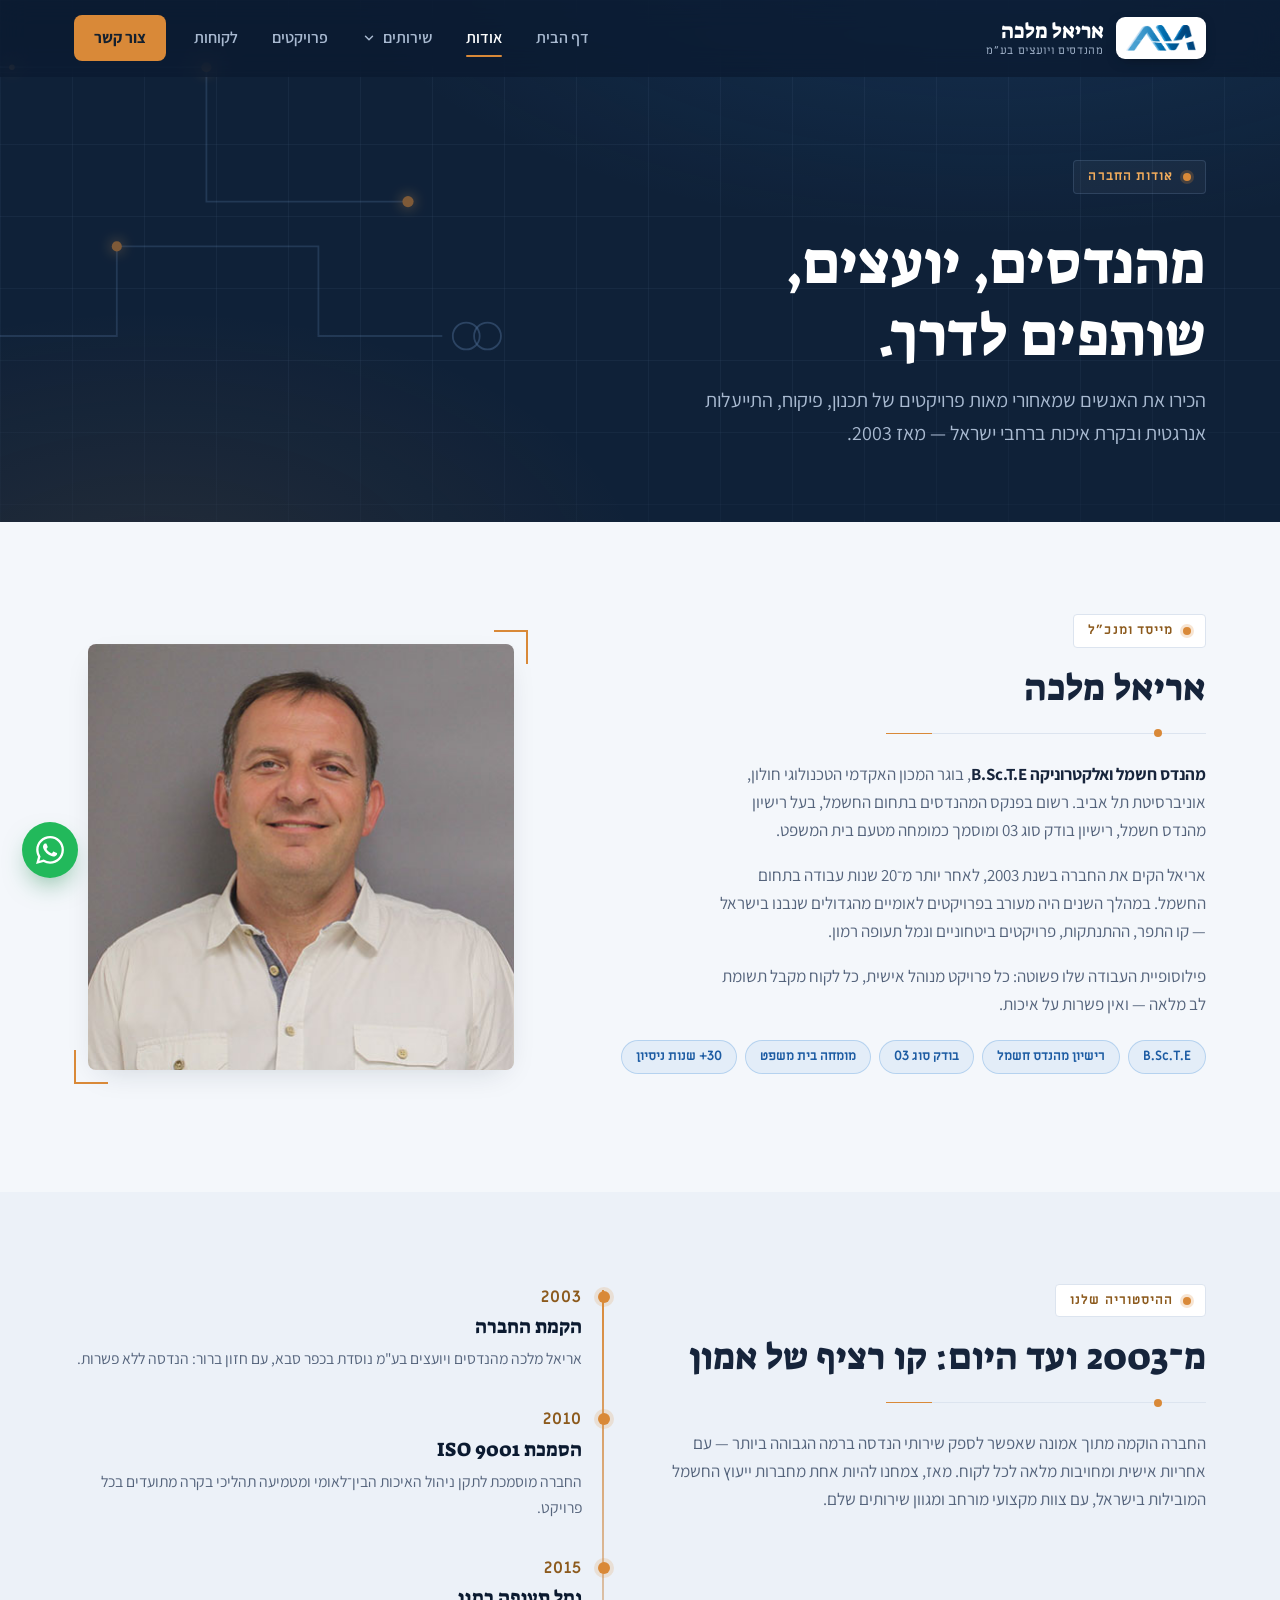
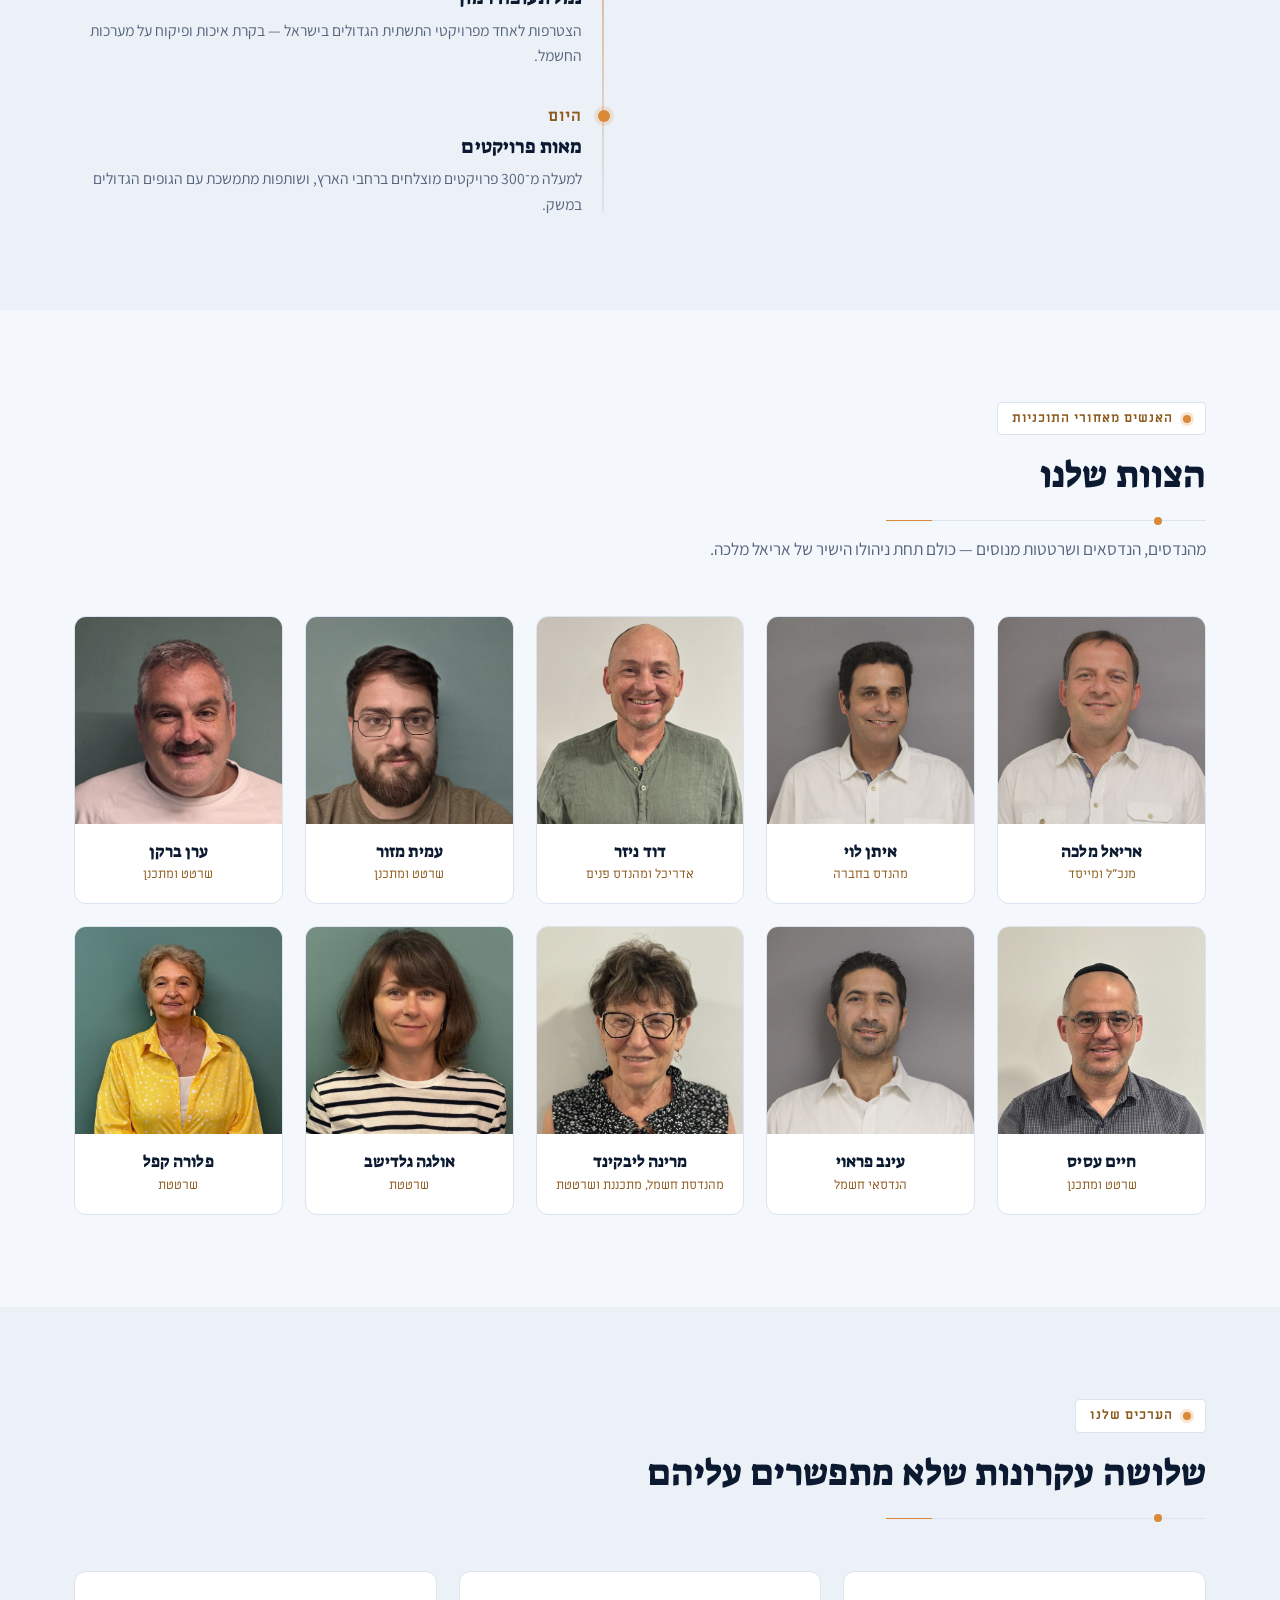
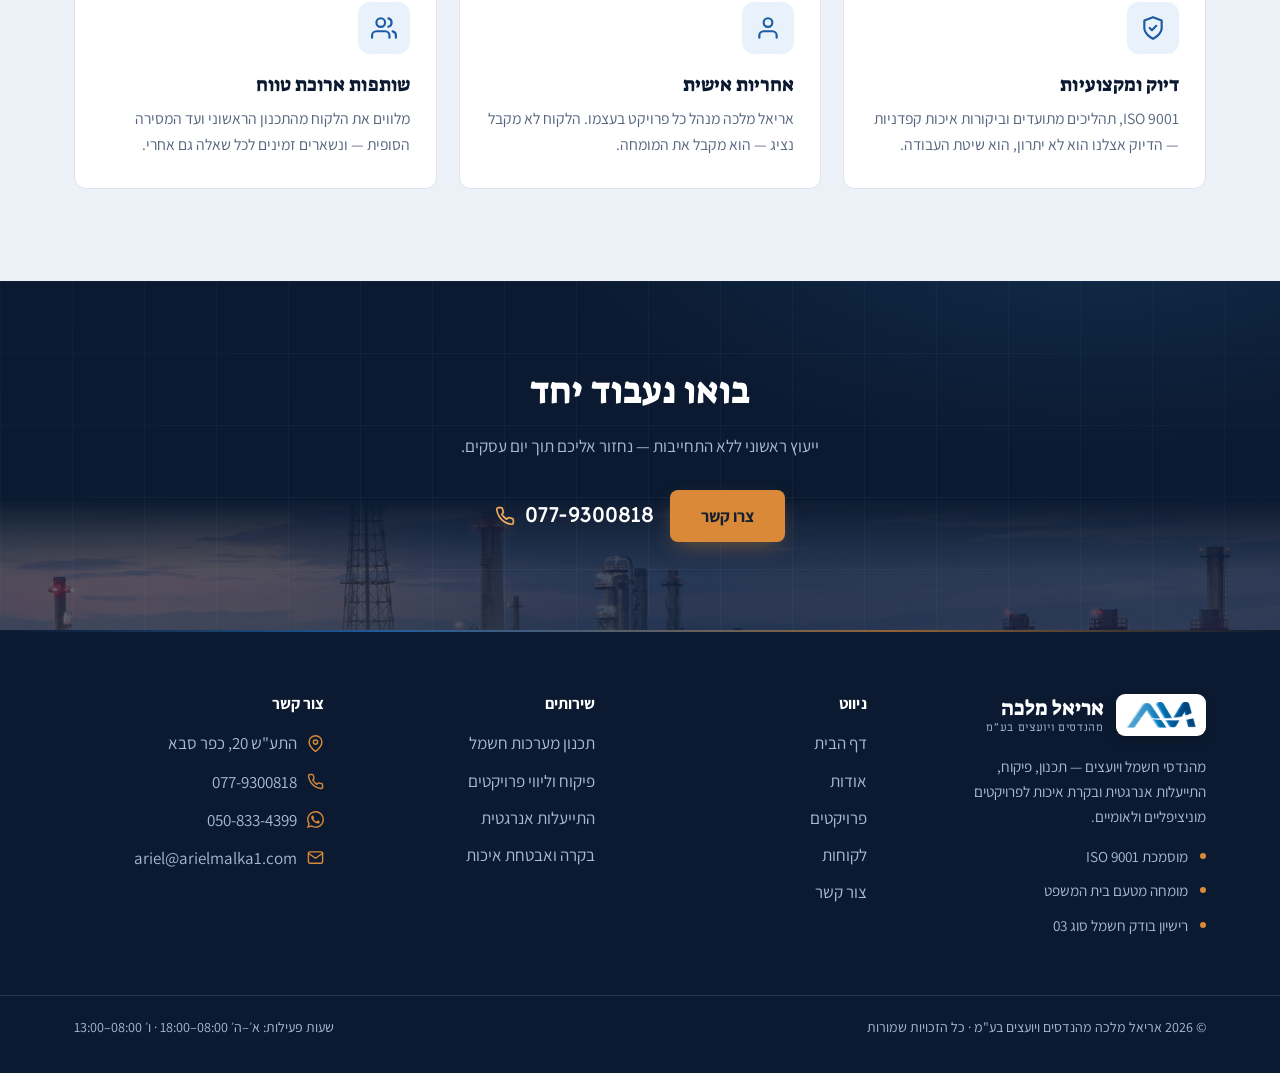
<file: about.html>
<!DOCTYPE html>
<html lang="he" dir="rtl">
  <head>
    <meta charset="UTF-8">
    <meta name="viewport" content="width=device-width, initial-scale=1">
    <title>אודות — אריאל מלכה מהנדסים ויועצים בע"מ</title>
    <meta name="description"
      content="הכירו את אריאל מלכה מהנדסים ויועצים בע&quot;מ — מייסד החברה, הצוות ההנדסי והערכים שמובילים מאות פרויקטים מאז 2003. ISO 9001, מומחה מטעם בית המשפט.">
    <link rel="icon" href="assets/logo.png">
    <meta property="og:type" content="website">
    <meta property="og:title"
      content="אודות — אריאל מלכה מהנדסים ויועצים בע&quot;מ">
    <meta property="og:description"
      content="מהנדסים, יועצים, שותפים לדרך — הצוות והערכים שמאחורי מאות פרויקטים מאז 2003.">
    <meta property="og:image"
      content="https://arielmalka1.com/assets/team-ariel.jpg">
    <meta property="og:url" content="https://arielmalka1.com/about.html">
    <meta property="og:site_name"
      content="אריאל מלכה מהנדסים ויועצים בע&quot;מ">
    <meta property="og:locale" content="he_IL">
    <meta name="twitter:card" content="summary_large_image">
    <link rel="canonical" href="https://arielmalka1.com/about.html">
    <link rel="preconnect" href="https://fonts.googleapis.com">
    <link rel="preconnect" href="https://fonts.gstatic.com" crossorigin>
    <link
      href="https://fonts.googleapis.com/css2?family=Assistant:wght@400;600;700&family=Miriam+Libre:wght@400;700&family=Suez+One&display=swap"
      rel="stylesheet">
    <link rel="stylesheet" href="css/style.css">
    <noscript><style>.reveal{opacity:1 !important;transform:none !important}.reveal .wire{transform:scaleX(1) !important}.reveal .wire::before{opacity:1 !important}.stats-bus::before{transform:scaleX(1) !important}</style></noscript>
  </head>
  <body data-page="about">

    <a class="skip-link" href="#main">דילוג לתוכן הראשי</a>

    <!-- ===== HEADER ===== -->
    <header class="site-header" id="site-header">
      <div class="scroll-conductor" aria-hidden="true"></div>
      <div class="container nav-inner">
        <a class="logo" href="index.html"
          aria-label="אריאל מלכה מהנדסים ויועצים בע״מ — דף הבית">
          <span class="logo-mark"><img src="assets/logo-mark.png" alt
              width="173" height="64"></span>
          <span class="logo-text">
            <strong>אריאל מלכה</strong>
            <small>מהנדסים ויועצים בע״מ</small>
          </span>
        </a>
        <button class="nav-toggle" id="nav-toggle" aria-label="פתיחת תפריט"
          aria-expanded="false" aria-controls="main-nav">
          <span></span><span></span><span></span>
        </button>
        <nav class="main-nav" id="main-nav" aria-label="ניווט ראשי">
          <ul>
            <li><a href="index.html">דף הבית</a></li>
            <li><a href="about.html" class="active"
                aria-current="page">אודות</a></li>
            <li class="has-dropdown" data-open="false">
              <button type="button" aria-expanded="false" aria-haspopup="true">
                שירותים
                <svg class="caret" xmlns="http://www.w3.org/2000/svg" width="14"
                  height="14" viewBox="0 0 24 24" fill="none"
                  stroke="currentColor" stroke-width="2.5"
                  stroke-linecap="round" stroke-linejoin="round"
                  aria-hidden="true"><polyline points="6 9 12 15 18 9" /></svg>
              </button>
              <ul class="dropdown">
                <li><a href="planning.html">תכנון מערכות חשמל</a></li>
                <li><a href="supervision.html">פיקוח וליווי פרויקטים</a></li>
                <li><a href="energy.html">התייעלות אנרגטית</a></li>
                <li><a href="quality.html">בקרה ואבטחת איכות</a></li>
              </ul>
            </li>
            <li><a href="projects.html">פרויקטים</a></li>
            <li><a href="clients.html">לקוחות</a></li>
            <li><a href="contact.html" class="nav-cta">צור קשר</a></li>
          </ul>
        </nav>
      </div>
    </header>

    <main id="main">

      <!-- ===== PAGE HERO ===== -->
      <section class="hero hero-page" aria-label="אודות">
        <div class="hero-deco" aria-hidden="true">
          <svg viewBox="0 0 500 400" preserveAspectRatio="xMidYMid meet"
            xmlns="http://www.w3.org/2000/svg">
            <path class="trace t1" pathLength="1" d="M20 60 H220 V180 H400" />
            <path class="trace t2" pathLength="1"
              d="M0 300 H140 V220 H320 V300 H430" />
            <g class="sym s1"><circle cx="452" cy="300" r="12" /><circle
                cx="471" cy="300" r="12" /></g>
            <circle class="node n1" cx="220" cy="60" r="4.5" />
            <circle class="node n2" cx="140" cy="220" r="4.5" />
            <circle class="node n3 pulse" cx="400" cy="180" r="5" />
            <circle class="spark" r="2.5"><animatemotion dur="6s" begin="1.6s"
                repeatCount="indefinite"
                path="M20 60 H220 V180 H400" /></circle>
          </svg>
        </div>
        <div class="container">
          <div class="hero-content">
            <span class="eyebrow dark">אודות החברה</span>
            <h1>מהנדסים, יועצים,<br>שותפים לדרך.</h1>
            <p class="subtitle">
              הכירו את האנשים שמאחורי מאות פרויקטים של תכנון, פיקוח,
              התייעלות אנרגטית ובקרת איכות ברחבי ישראל — מאז 2003.
            </p>
          </div>
        </div>
      </section>

      <!-- ===== FOUNDER ===== -->
      <section class="section" aria-labelledby="founder-heading">
        <div class="container">
          <div class="about-split">
            <div class="about-split-text reveal">
              <span class="eyebrow">מייסד ומנכ"ל</span>
              <h2 id="founder-heading">אריאל מלכה</h2>
              <div class="wire"></div>
              <p style="margin-top:26px">
                <strong>מהנדס חשמל ואלקטרוניקה B.Sc.T.E</strong>, בוגר המכון
                האקדמי הטכנולוגי חולון,
                אוניברסיטת תל אביב. רשום בפנקס המהנדסים בתחום החשמל, בעל רישיון
                מהנדס חשמל,
                רישיון בודק סוג 03 ומוסמך כמומחה מטעם בית המשפט.
              </p>
              <p>
                אריאל הקים את החברה בשנת 2003, לאחר יותר מ־20 שנות עבודה בתחום
                החשמל.
                במהלך השנים היה מעורב בפרויקטים לאומיים מהגדולים שנבנו בישראל —
                קו התפר, ההתנתקות, פרויקטים ביטחוניים ונמל תעופה רמון.
              </p>
              <p>
                פילוסופיית העבודה שלו פשוטה: כל פרויקט מנוהל אישית, כל לקוח מקבל
                תשומת לב מלאה — ואין פשרות על איכות.
              </p>
              <div class="chips">
                <span class="chip">B.Sc.T.E</span>
                <span class="chip">רישיון מהנדס חשמל</span>
                <span class="chip">בודק סוג 03</span>
                <span class="chip">מומחה בית משפט</span>
                <span class="chip">30+ שנות ניסיון</span>
              </div>
            </div>
            <div class="about-split-img reveal">
              <div class="photo-frame">
                <img src="assets/team-ariel.jpg"
                  alt="אריאל מלכה — מייסד ומנכ&quot;ל" width="425" height="425"
                  loading="lazy">
              </div>
            </div>
          </div>
        </div>
      </section>

      <!-- ===== HISTORY / TIMELINE ===== -->
      <section class="section alt" aria-labelledby="history-heading">
        <div class="container">
          <div class="split" style="align-items:start">
            <div class="split-text reveal">
              <span class="eyebrow">ההיסטוריה שלנו</span>
              <h2 id="history-heading">מ־2003 ועד היום: קו רציף של אמון</h2>
              <div class="wire"></div>
              <p style="margin-top:26px">
                החברה הוקמה מתוך אמונה שאפשר לספק שירותי הנדסה ברמה הגבוהה ביותר
                —
                עם אחריות אישית ומחויבות מלאה לכל לקוח. מאז, צמחנו להיות אחת
                מחברות
                ייעוץ החשמל המובילות בישראל, עם צוות מקצועי מורחב ומגוון שירותים
                שלם.
              </p>
            </div>
            <div class="reveal">
              <div class="timeline">
                <div class="timeline-item">
                  <div class="timeline-year">2003</div>
                  <h3>הקמת החברה</h3>
                  <p>אריאל מלכה מהנדסים ויועצים בע"מ נוסדת בכפר סבא, עם חזון
                    ברור: הנדסה ללא פשרות.</p>
                </div>
                <div class="timeline-item">
                  <div class="timeline-year">2010</div>
                  <h3>הסמכת ISO 9001</h3>
                  <p>החברה מוסמכת לתקן ניהול האיכות הבין־לאומי ומטמיעה תהליכי
                    בקרה מתועדים בכל פרויקט.</p>
                </div>
                <div class="timeline-item">
                  <div class="timeline-year">2015</div>
                  <h3>נמל תעופה רמון</h3>
                  <p>הצטרפות לאחד מפרויקטי התשתית הגדולים בישראל — בקרת איכות
                    ופיקוח על מערכות החשמל.</p>
                </div>
                <div class="timeline-item">
                  <div class="timeline-year">היום</div>
                  <h3>מאות פרויקטים</h3>
                  <p>למעלה מ־300 פרויקטים מוצלחים ברחבי הארץ, ושותפות מתמשכת עם
                    הגופים הגדולים במשק.</p>
                </div>
              </div>
            </div>
          </div>
        </div>
      </section>

      <!-- ===== TEAM ===== -->
      <section class="section" id="team" aria-labelledby="team-heading">
        <div class="container">
          <div class="section-head reveal">
            <span class="eyebrow">האנשים מאחורי התוכניות</span>
            <h2 id="team-heading">הצוות שלנו</h2>
            <div class="wire"></div>
            <p class="lead-note">מהנדסים, הנדסאים ושרטטות מנוסים — כולם תחת
              ניהולו הישיר של אריאל מלכה.</p>
          </div>
          <div class="team-grid reveal-stagger">
            <div class="team-card reveal">
              <img src="assets/team-ariel.jpg" alt="אריאל מלכה" width="425"
                height="425" loading="lazy" class="team-photo">
              <h3>אריאל מלכה</h3>
              <div class="team-role">מנכ"ל ומייסד</div>
            </div>
            <div class="team-card reveal">
              <img src="assets/team-eitan.jpg" alt="איתן לוי" width="425"
                height="425" loading="lazy" class="team-photo">
              <h3>איתן לוי</h3>
              <div class="team-role">מהנדס בחברה</div>
            </div>
            <div class="team-card reveal">
              <img src="assets/team-david.jpeg" alt="דוד ניזרד" width="1200"
                height="1159" loading="lazy" class="team-photo">
              <h3>דוד ניזר</h3>
              <div class="team-role">אדריכל ומהנדס פנים</div>
            </div>
            <div class="team-card reveal">
              <img src="assets/team-amit.jpeg" alt="עמית מזור" width="1200"
                height="1159" loading="lazy" class="team-photo">
              <h3>עמית מזור</h3>
              <div class="team-role">שרטט ומתכנן</div>
            </div>
            <div class="team-card reveal">
              <img src="assets/team-eran.jpeg" alt="ערן ברקן" width="1200"
                height="1159" loading="lazy" class="team-photo">
              <h3>ערן ברקן</h3>
              <div class="team-role">שרטט ומתכנן</div>
            </div>
            <div class="team-card reveal">
              <img src="assets/team-haim.jpeg" alt="חיים עסיס" width="1200"
                height="1159" loading="lazy" class="team-photo">
              <h3>חיים עסיס</h3>
              <div class="team-role">שרטט ומתכנן</div>
            </div>
            <div class="team-card reveal">
              <img src="assets/team-einav.jpg" alt="עינב פראוי" width="425"
                height="425" loading="lazy" class="team-photo">
              <h3>עינב פראוי</h3>
              <div class="team-role">הנדסאי חשמל</div>
            </div>
            <div class="team-card reveal">
              <img src="assets/team-marina.jpeg" alt="מרינה ליבקינד" width="425"
                height="417" loading="lazy" class="team-photo">
              <h3>מרינה ליבקינד</h3>
              <div class="team-role">מהנדסת חשמל, מתכננת ושרטטת</div>
            </div>
            <div class="team-card reveal">
              <img src="assets/team-olga.jpeg" alt="אולגה גלדישב" width="1200"
                height="1159" loading="lazy" class="team-photo">
              <h3>אולגה גלדישב</h3>
              <div class="team-role">שרטטת</div>
            </div>
            <div class="team-card reveal">
              <img src="assets/team-flora.png" alt="פלורה קפל" width="268"
                height="265" loading="lazy" class="team-photo">
              <h3>פלורה קפל</h3>
              <div class="team-role">שרטטת</div>
            </div>
          </div>
        </div>
      </section>

      <!-- ===== VALUES ===== -->
      <section class="section alt" aria-labelledby="values-heading">
        <div class="container">
          <div class="section-head reveal">
            <span class="eyebrow">הערכים שלנו</span>
            <h2 id="values-heading">שלושה עקרונות שלא מתפשרים עליהם</h2>
            <div class="wire"></div>
          </div>
          <div class="values-grid reveal-stagger">
            <div class="value-card reveal">
              <div class="card-icon" aria-hidden="true">
                <svg xmlns="http://www.w3.org/2000/svg" viewBox="0 0 24 24"
                  fill="none" stroke="currentColor" stroke-width="2"
                  stroke-linecap="round" stroke-linejoin="round"><path
                    d="M12 22s8-4 8-10V5l-8-3-8 3v7c0 6 8 10 8 10z" /><path
                    d="M9 12l2 2 4-4" /></svg>
              </div>
              <h3>דיוק ומקצועיות</h3>
              <p>ISO 9001, תהליכים מתועדים וביקורות איכות קפדניות — הדיוק אצלנו
                הוא לא יתרון, הוא שיטת העבודה.</p>
            </div>
            <div class="value-card reveal">
              <div class="card-icon" aria-hidden="true">
                <svg xmlns="http://www.w3.org/2000/svg" viewBox="0 0 24 24"
                  fill="none" stroke="currentColor" stroke-width="2"
                  stroke-linecap="round" stroke-linejoin="round"><path
                    d="M20 21v-2a4 4 0 0 0-4-4H8a4 4 0 0 0-4 4v2" /><circle
                    cx="12" cy="7" r="4" /></svg>
              </div>
              <h3>אחריות אישית</h3>
              <p>אריאל מלכה מנהל כל פרויקט בעצמו. הלקוח לא מקבל נציג — הוא מקבל
                את המומחה.</p>
            </div>
            <div class="value-card reveal">
              <div class="card-icon" aria-hidden="true">
                <svg xmlns="http://www.w3.org/2000/svg" viewBox="0 0 24 24"
                  fill="none" stroke="currentColor" stroke-width="2"
                  stroke-linecap="round" stroke-linejoin="round"><path
                    d="M17 21v-2a4 4 0 0 0-4-4H5a4 4 0 0 0-4 4v2" /><circle
                    cx="9" cy="7" r="4" /><path
                    d="M23 21v-2a4 4 0 0 0-3-3.87" /><path
                    d="M16 3.13a4 4 0 0 1 0 7.75" /></svg>
              </div>
              <h3>שותפות ארוכת טווח</h3>
              <p>מלווים את הלקוח מהתכנון הראשוני ועד המסירה הסופית — ונשארים
                זמינים לכל שאלה גם אחרי.</p>
            </div>
          </div>
        </div>
      </section>

      <!-- ===== CTA BAND ===== -->
      <section class="cta-band" aria-label="יצירת קשר">
        <div class="container">
          <h2 class="reveal">בואו נעבוד יחד</h2>
          <p class="reveal">ייעוץ ראשוני ללא התחייבות — נחזור אליכם תוך יום
            עסקים.</p>
          <div class="cta-actions reveal">
            <a href="contact.html" class="btn btn-copper">צרו קשר</a>
            <a class="phone" href="tel:0779300818">
              <svg xmlns="http://www.w3.org/2000/svg" viewBox="0 0 24 24"
                fill="none" stroke="currentColor" stroke-width="2"
                stroke-linecap="round" stroke-linejoin="round"
                aria-hidden="true"><path
                  d="M22 16.92v3a2 2 0 0 1-2.18 2 19.79 19.79 0 0 1-8.63-3.07 19.5 19.5 0 0 1-6-6 19.79 19.79 0 0 1-3.07-8.67A2 2 0 0 1 4.11 2h3a2 2 0 0 1 2 1.72 12.84 12.84 0 0 0 .7 2.81 2 2 0 0 1-.45 2.11L8.09 9.91a16 16 0 0 0 6 6l1.27-1.27a2 2 0 0 1 2.11-.45 12.84 12.84 0 0 0 2.81.7A2 2 0 0 1 22 16.92z" /></svg>
              077-9300818
            </a>
          </div>
        </div>
      </section>

    </main>

    <!-- ===== FOOTER ===== -->
    <footer class="site-footer">
      <div class="container footer-grid">
        <div class="footer-col footer-brand">
          <a class="logo" href="index.html"
            aria-label="אריאל מלכה מהנדסים ויועצים בע״מ — דף הבית">
            <span class="logo-mark"><img src="assets/logo-mark.png" alt
                width="173" height="64"></span>
            <span class="logo-text">
              <strong>אריאל מלכה</strong>
              <small>מהנדסים ויועצים בע״מ</small>
            </span>
          </a>
          <p>מהנדסי חשמל ויועצים — תכנון, פיקוח, התייעלות אנרגטית ובקרת איכות
            לפרויקטים מוניציפליים ולאומיים.</p>
          <ul class="credentials-list">
            <li>מוסמכת ISO 9001</li>
            <li>מומחה מטעם בית המשפט</li>
            <li>רישיון בודק חשמל סוג 03</li>
          </ul>
        </div>
        <div class="footer-col">
          <h4>ניווט</h4>
          <ul>
            <li><a href="index.html">דף הבית</a></li>
            <li><a href="about.html">אודות</a></li>
            <li><a href="projects.html">פרויקטים</a></li>
            <li><a href="clients.html">לקוחות</a></li>
            <li><a href="contact.html">צור קשר</a></li>
          </ul>
        </div>
        <div class="footer-col">
          <h4>שירותים</h4>
          <ul>
            <li><a href="planning.html">תכנון מערכות חשמל</a></li>
            <li><a href="supervision.html">פיקוח וליווי פרויקטים</a></li>
            <li><a href="energy.html">התייעלות אנרגטית</a></li>
            <li><a href="quality.html">בקרה ואבטחת איכות</a></li>
          </ul>
        </div>
        <div class="footer-col">
          <h4>צור קשר</h4>
          <address>
            <p><svg xmlns="http://www.w3.org/2000/svg" viewBox="0 0 24 24"
                fill="none" stroke="currentColor" stroke-width="2"
                stroke-linecap="round" stroke-linejoin="round"
                aria-hidden="true"><path
                  d="M21 10c0 7-9 13-9 13s-9-6-9-13a9 9 0 0 1 18 0z" /><circle
                  cx="12" cy="10" r="3" /></svg>התע"ש 20, כפר סבא</p>
            <p><svg xmlns="http://www.w3.org/2000/svg" viewBox="0 0 24 24"
                fill="none" stroke="currentColor" stroke-width="2"
                stroke-linecap="round" stroke-linejoin="round"
                aria-hidden="true"><path
                  d="M22 16.92v3a2 2 0 0 1-2.18 2 19.79 19.79 0 0 1-8.63-3.07 19.5 19.5 0 0 1-6-6 19.79 19.79 0 0 1-3.07-8.67A2 2 0 0 1 4.11 2h3a2 2 0 0 1 2 1.72 12.84 12.84 0 0 0 .7 2.81 2 2 0 0 1-.45 2.11L8.09 9.91a16 16 0 0 0 6 6l1.27-1.27a2 2 0 0 1 2.11-.45 12.84 12.84 0 0 0 2.81.7A2 2 0 0 1 22 16.92z" /></svg><a
                class="ltr" href="tel:0779300818">077-9300818</a></p>
            <p><svg xmlns="http://www.w3.org/2000/svg" viewBox="0 0 24 24"
                fill="currentColor" aria-hidden="true"><path
                  d="M17.472 14.382c-.297-.149-1.758-.867-2.03-.967-.273-.099-.471-.148-.67.15-.197.297-.767.966-.94 1.164-.173.199-.347.223-.644.075-.297-.15-1.255-.463-2.39-1.475-.883-.788-1.48-1.761-1.653-2.059-.173-.297-.018-.458.13-.606.134-.133.297-.347.446-.52.149-.174.198-.298.297-.497.1-.198.05-.371-.025-.52-.074-.149-.669-1.612-.916-2.207-.242-.579-.487-.5-.669-.51-.173-.008-.371-.01-.57-.01-.198 0-.52.074-.792.372-.272.297-1.04 1.016-1.04 2.479 0 1.462 1.065 2.875 1.213 3.074.149.198 2.096 3.2 5.077 4.487.709.306 1.262.489 1.694.625.712.227 1.36.195 1.871.118.571-.085 1.758-.719 2.006-1.413.248-.694.248-1.289.173-1.413-.074-.124-.272-.198-.57-.347m-5.421 7.403h-.004a9.87 9.87 0 0 1-5.031-1.378l-.361-.214-3.741.982.998-3.648-.235-.374a9.86 9.86 0 0 1-1.51-5.26c.001-5.45 4.436-9.884 9.888-9.884 2.64 0 5.122 1.03 6.988 2.898a9.825 9.825 0 0 1 2.893 6.994c-.003 5.45-4.437 9.884-9.885 9.884m8.413-18.297A11.815 11.815 0 0 0 12.05 0C5.495 0 .16 5.335.157 11.892c0 2.096.547 4.142 1.588 5.945L.057 24l6.305-1.654a11.882 11.882 0 0 0 5.683 1.448h.005c6.554 0 11.89-5.335 11.893-11.893a11.821 11.821 0 0 0-3.48-8.413z" /></svg><a
                class="ltr" href="https://wa.me/972508334399"
                rel="noopener">050-833-4399</a></p>
            <p><svg xmlns="http://www.w3.org/2000/svg" viewBox="0 0 24 24"
                fill="none" stroke="currentColor" stroke-width="2"
                stroke-linecap="round" stroke-linejoin="round"
                aria-hidden="true"><path
                  d="M4 4h16c1.1 0 2 .9 2 2v12c0 1.1-.9 2-2 2H4c-1.1 0-2-.9-2-2V6c0-1.1.9-2 2-2z" /><polyline
                  points="22,6 12,13 2,6" /></svg><a
                href="mailto:ariel@arielmalka1.com">ariel@arielmalka1.com</a></p>
          </address>
        </div>
      </div>
      <div class="footer-bar">
        <div class="container">
          <p>© <span id="year">2026</span> אריאל מלכה מהנדסים ויועצים בע"מ · כל
            הזכויות שמורות</p>
          <p>שעות פעילות: א׳–ה׳ 08:00–18:00 · ו׳ 08:00–13:00</p>
        </div>
      </div>
    </footer>

    <!-- WhatsApp -->
    <a class="wa-fab" href="https://wa.me/972508334399" target="_blank"
      rel="noopener" aria-label="שיחה בוואטסאפ">
      <svg xmlns="http://www.w3.org/2000/svg" viewBox="0 0 24 24"
        fill="currentColor" aria-hidden="true"><path
          d="M17.472 14.382c-.297-.149-1.758-.867-2.03-.967-.273-.099-.471-.148-.67.15-.197.297-.767.966-.94 1.164-.173.199-.347.223-.644.075-.297-.15-1.255-.463-2.39-1.475-.883-.788-1.48-1.761-1.653-2.059-.173-.297-.018-.458.13-.606.134-.133.297-.347.446-.52.149-.174.198-.298.297-.497.1-.198.05-.371-.025-.52-.074-.149-.669-1.612-.916-2.207-.242-.579-.487-.5-.669-.51-.173-.008-.371-.01-.57-.01-.198 0-.52.074-.792.372-.272.297-1.04 1.016-1.04 2.479 0 1.462 1.065 2.875 1.213 3.074.149.198 2.096 3.2 5.077 4.487.709.306 1.262.489 1.694.625.712.227 1.36.195 1.871.118.571-.085 1.758-.719 2.006-1.413.248-.694.248-1.289.173-1.413-.074-.124-.272-.198-.57-.347m-5.421 7.403h-.004a9.87 9.87 0 0 1-5.031-1.378l-.361-.214-3.741.982.998-3.648-.235-.374a9.86 9.86 0 0 1-1.51-5.26c.001-5.45 4.436-9.884 9.888-9.884 2.64 0 5.122 1.03 6.988 2.898a9.825 9.825 0 0 1 2.893 6.994c-.003 5.45-4.437 9.884-9.885 9.884m8.413-18.297A11.815 11.815 0 0 0 12.05 0C5.495 0 .16 5.335.157 11.892c0 2.096.547 4.142 1.588 5.945L.057 24l6.305-1.654a11.882 11.882 0 0 0 5.683 1.448h.005c6.554 0 11.89-5.335 11.893-11.893a11.821 11.821 0 0 0-3.48-8.413z" /></svg>
    </a>

    <script src="js/site.js" defer></script>
  </body>
</html>
</file>
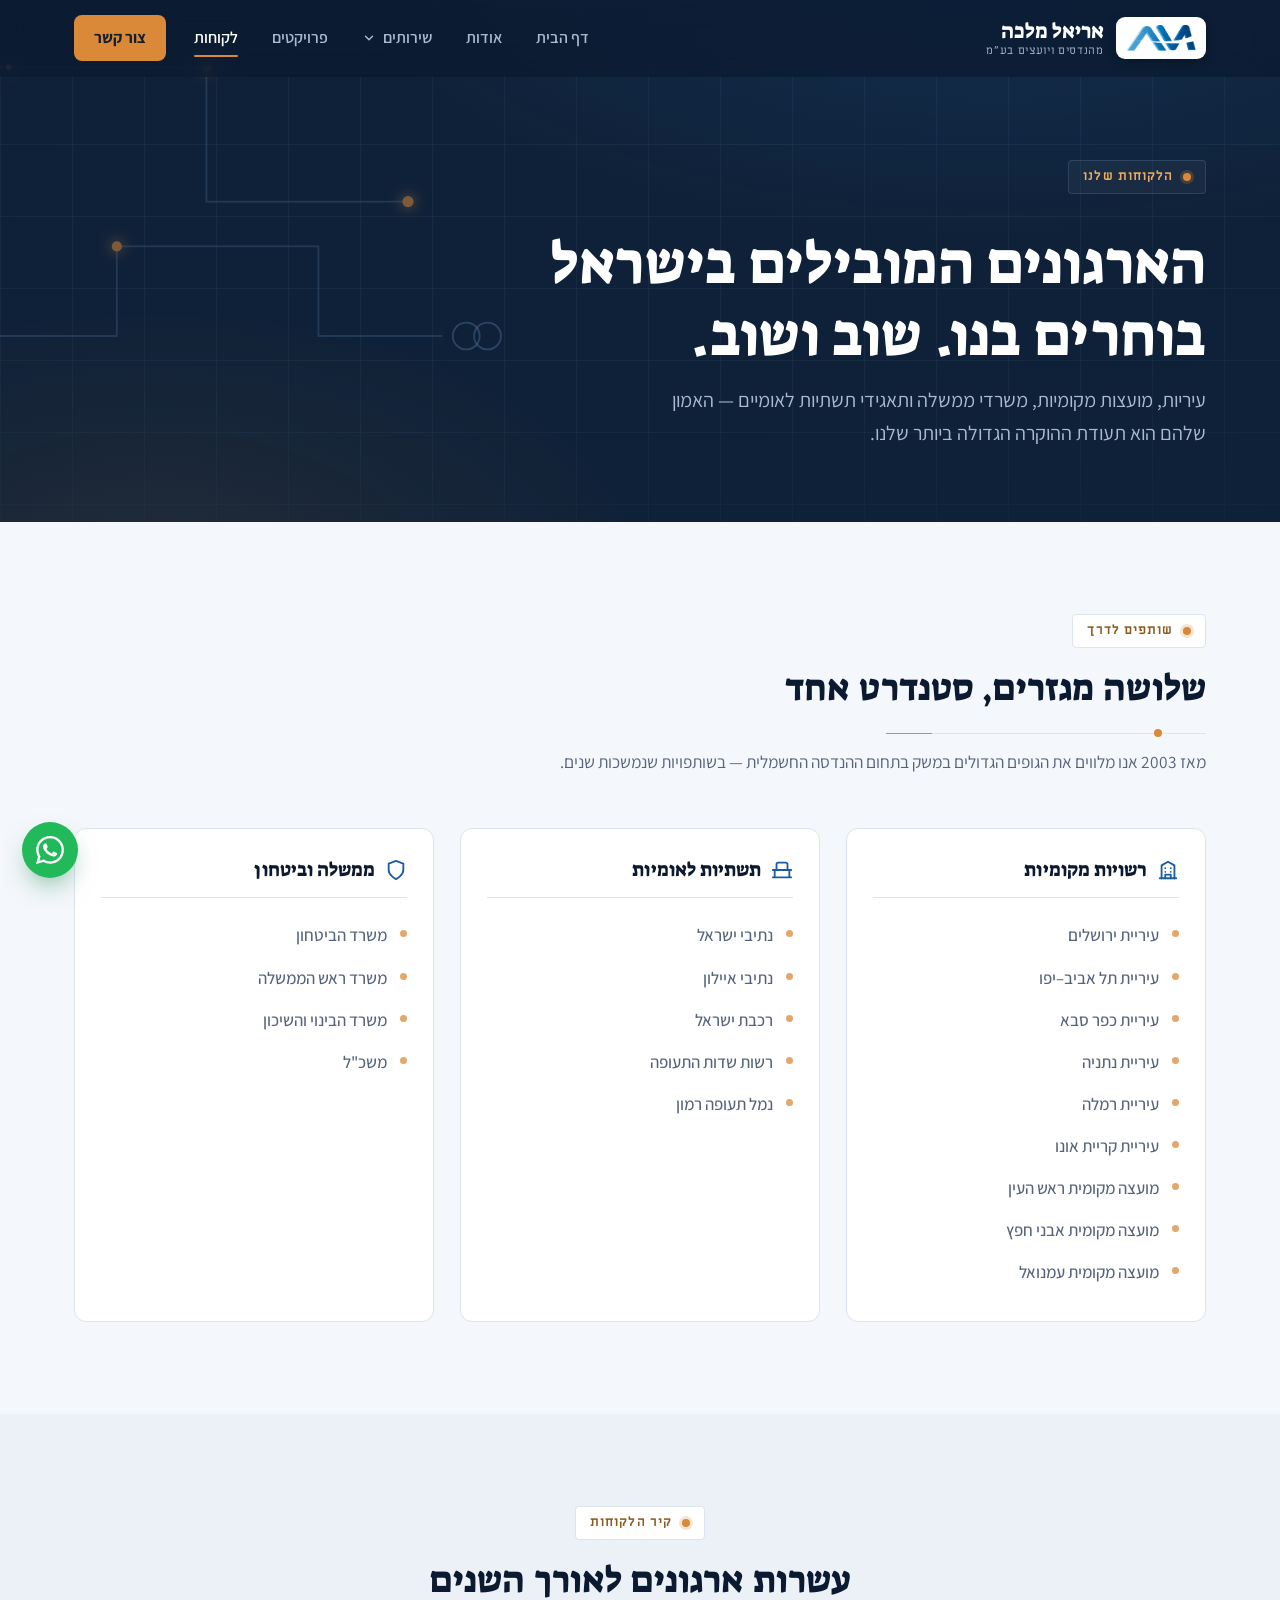
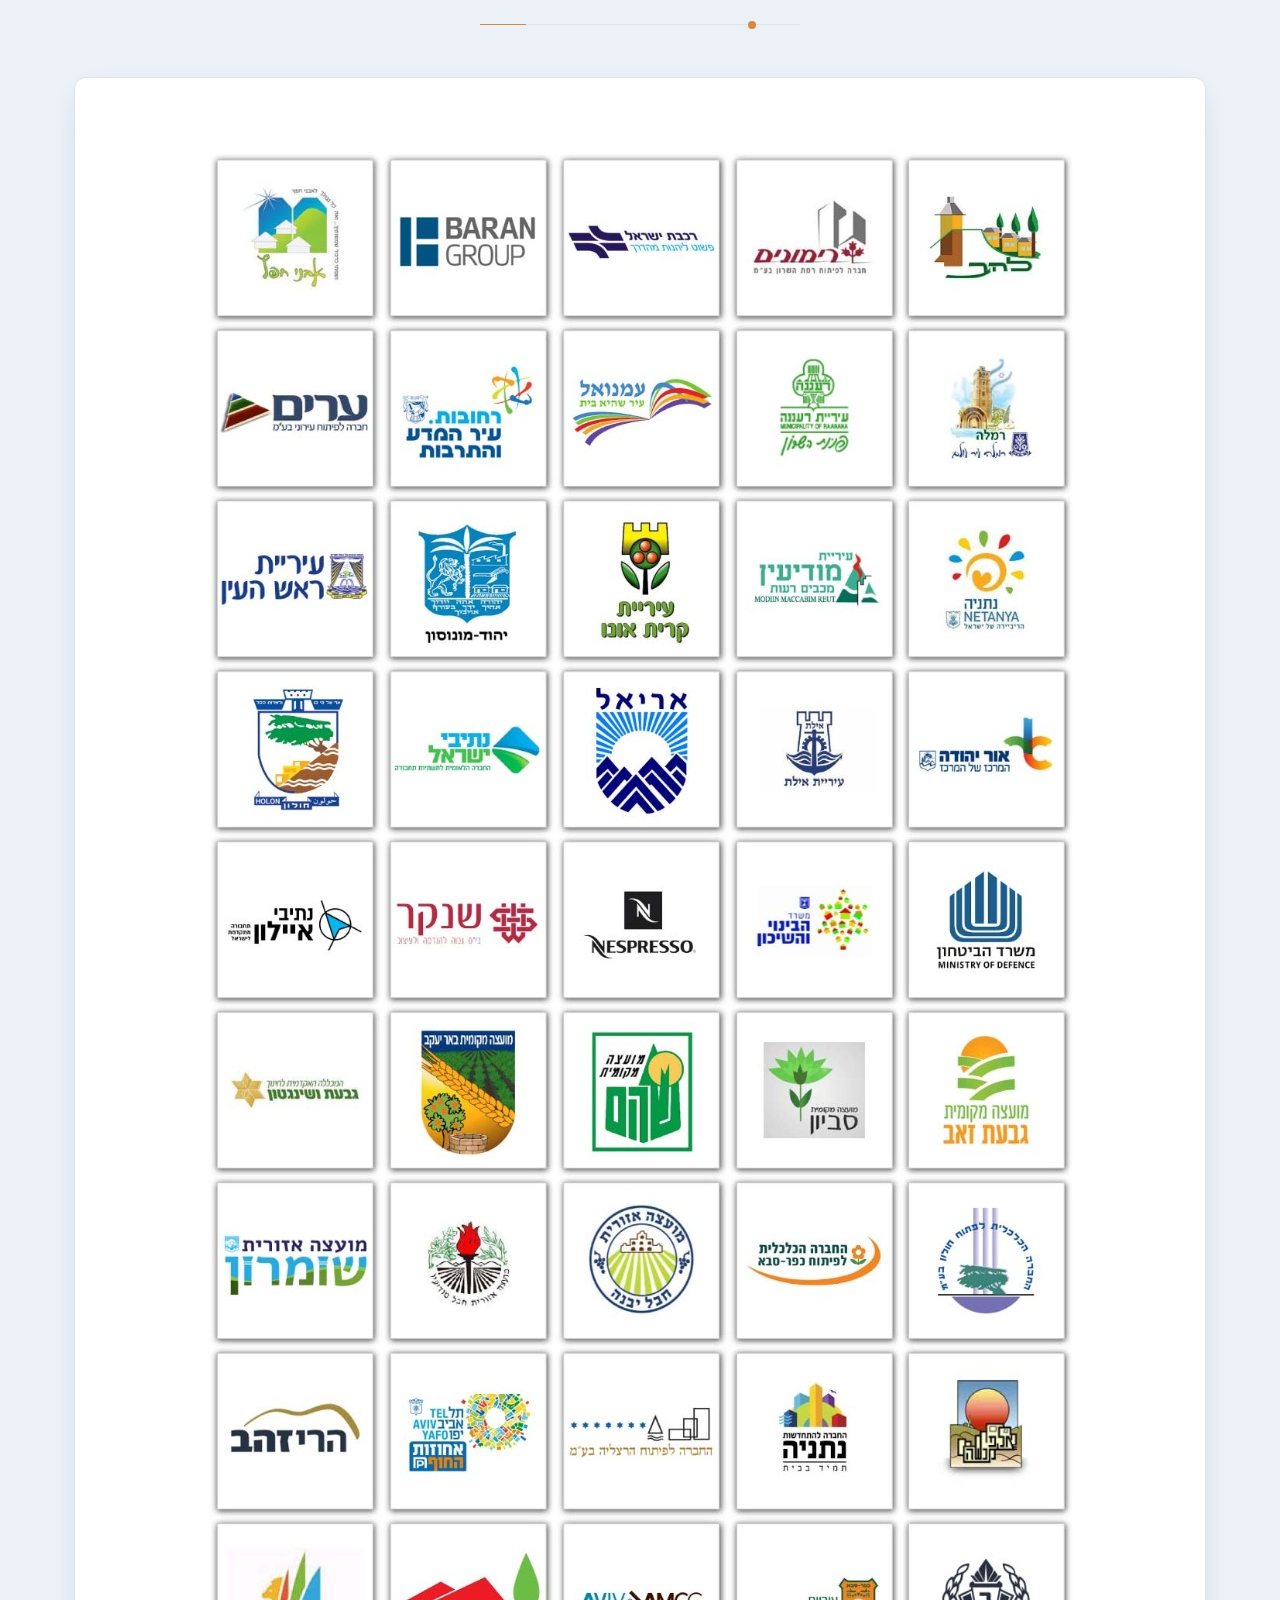
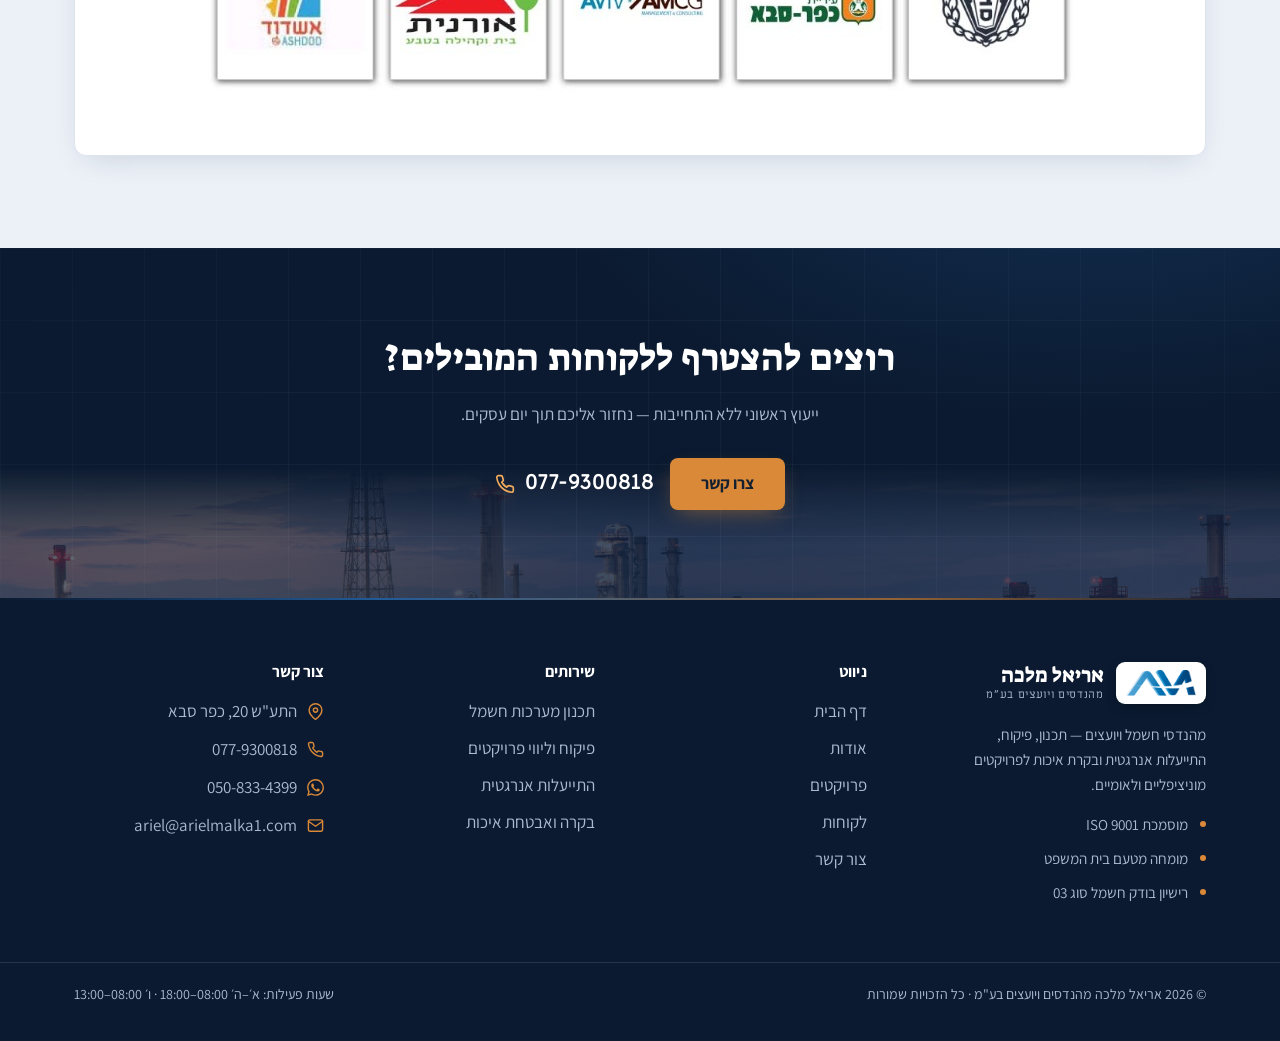
<file: clients.html>
<!DOCTYPE html>
<html lang="he" dir="rtl">
<head>
<meta charset="UTF-8">
<meta name="viewport" content="width=device-width, initial-scale=1">
<title>לקוחות — אריאל מלכה מהנדסים ויועצים בע"מ</title>
<meta name="description" content="הלקוחות של אריאל מלכה מהנדסים — עיריות, מועצות מקומיות, משרדי ממשלה ותאגידי תשתיות לאומיים: רכבת ישראל, נתיבי ישראל, משרד הביטחון ועוד עשרות ארגונים.">
<link rel="icon" href="assets/logo.png">
<meta property="og:type" content="website">
<meta property="og:title" content="לקוחות — אריאל מלכה מהנדסים ויועצים בע&quot;מ">
<meta property="og:description" content="עשרות עיריות, משרדי ממשלה ותאגידי תשתיות לאומיים בוחרים באריאל מלכה מהנדסים.">
<meta property="og:image" content="https://arielmalka1.com/assets/clients-page.jpeg">
<meta property="og:url" content="https://arielmalka1.com/clients.html">
<meta property="og:site_name" content="אריאל מלכה מהנדסים ויועצים בע&quot;מ">
<meta property="og:locale" content="he_IL">
<meta name="twitter:card" content="summary_large_image">
<link rel="canonical" href="https://arielmalka1.com/clients.html">
<link rel="preconnect" href="https://fonts.googleapis.com">
<link rel="preconnect" href="https://fonts.gstatic.com" crossorigin>
<link href="https://fonts.googleapis.com/css2?family=Assistant:wght@400;600;700&family=Miriam+Libre:wght@400;700&family=Suez+One&display=swap" rel="stylesheet">
<link rel="stylesheet" href="css/style.css">
<noscript><style>.reveal{opacity:1 !important;transform:none !important}.reveal .wire{transform:scaleX(1) !important}.reveal .wire::before{opacity:1 !important}.stats-bus::before{transform:scaleX(1) !important}</style></noscript>
</head>
<body data-page="clients">

<a class="skip-link" href="#main">דילוג לתוכן הראשי</a>

<!-- ===== HEADER ===== -->
<header class="site-header" id="site-header">
  <div class="scroll-conductor" aria-hidden="true"></div>
  <div class="container nav-inner">
    <a class="logo" href="index.html" aria-label="אריאל מלכה מהנדסים ויועצים בע״מ — דף הבית">
      <span class="logo-mark"><img src="assets/logo-mark.png" alt="" width="173" height="64"></span>
      <span class="logo-text">
        <strong>אריאל מלכה</strong>
        <small>מהנדסים ויועצים בע״מ</small>
      </span>
    </a>
    <button class="nav-toggle" id="nav-toggle" aria-label="פתיחת תפריט" aria-expanded="false" aria-controls="main-nav">
      <span></span><span></span><span></span>
    </button>
    <nav class="main-nav" id="main-nav" aria-label="ניווט ראשי">
      <ul>
        <li><a href="index.html">דף הבית</a></li>
        <li><a href="about.html">אודות</a></li>
        <li class="has-dropdown" data-open="false">
          <button type="button" aria-expanded="false" aria-haspopup="true">
            שירותים
            <svg class="caret" xmlns="http://www.w3.org/2000/svg" width="14" height="14" viewBox="0 0 24 24" fill="none" stroke="currentColor" stroke-width="2.5" stroke-linecap="round" stroke-linejoin="round" aria-hidden="true"><polyline points="6 9 12 15 18 9"/></svg>
          </button>
          <ul class="dropdown">
            <li><a href="planning.html">תכנון מערכות חשמל</a></li>
            <li><a href="supervision.html">פיקוח וליווי פרויקטים</a></li>
            <li><a href="energy.html">התייעלות אנרגטית</a></li>
            <li><a href="quality.html">בקרה ואבטחת איכות</a></li>
          </ul>
        </li>
        <li><a href="projects.html">פרויקטים</a></li>
        <li><a href="clients.html" class="active" aria-current="page">לקוחות</a></li>
        <li><a href="contact.html" class="nav-cta">צור קשר</a></li>
      </ul>
    </nav>
  </div>
</header>

<main id="main">

  <!-- ===== PAGE HERO ===== -->
  <section class="hero hero-page" aria-label="לקוחות">
    <div class="hero-deco" aria-hidden="true">
      <svg viewBox="0 0 500 400" preserveAspectRatio="xMidYMid meet" xmlns="http://www.w3.org/2000/svg">
        <path class="trace t1" pathLength="1" d="M20 60 H220 V180 H400"/>
        <path class="trace t2" pathLength="1" d="M0 300 H140 V220 H320 V300 H430"/>
        <g class="sym s1"><circle cx="452" cy="300" r="12"/><circle cx="471" cy="300" r="12"/></g>
        <circle class="node n1" cx="220" cy="60" r="4.5"/>
        <circle class="node n2" cx="140" cy="220" r="4.5"/>
        <circle class="node n3 pulse" cx="400" cy="180" r="5"/>
        <circle class="spark" r="2.5"><animateMotion dur="6s" begin="1.6s" repeatCount="indefinite" path="M20 60 H220 V180 H400"/></circle>
      </svg>
    </div>
    <div class="container">
      <div class="hero-content">
        <span class="eyebrow dark">הלקוחות שלנו</span>
        <h1>הארגונים המובילים בישראל<br>בוחרים בנו. שוב ושוב.</h1>
        <p class="subtitle">
          עיריות, מועצות מקומיות, משרדי ממשלה ותאגידי תשתיות לאומיים —
          האמון שלהם הוא תעודת ההוקרה הגדולה ביותר שלנו.
        </p>
      </div>
    </div>
  </section>

  <!-- ===== CLIENT CATEGORIES ===== -->
  <section class="section" aria-labelledby="clients-cats-heading">
    <div class="container">
      <div class="section-head reveal">
        <span class="eyebrow">שותפים לדרך</span>
        <h2 id="clients-cats-heading">שלושה מגזרים, סטנדרט אחד</h2>
        <div class="wire"></div>
        <p class="lead-note">
          מאז 2003 אנו מלווים את הגופים הגדולים במשק בתחום ההנדסה החשמלית —
          בשותפויות שנמשכות שנים.
        </p>
      </div>
      <div class="clients-cols reveal-stagger">
        <div class="clients-col reveal">
          <h3>
            <svg xmlns="http://www.w3.org/2000/svg" viewBox="0 0 24 24" fill="none" stroke="currentColor" stroke-width="2" stroke-linecap="round" stroke-linejoin="round" aria-hidden="true"><path d="M3 21h18"/><path d="M5 21V7l7-4 7 4v14"/><path d="M9 21v-4h6v4"/><path d="M9 10h.01M15 10h.01M9 14h.01M15 14h.01"/></svg>
            רשויות מקומיות
          </h3>
          <ul class="clients-list">
            <li>עיריית ירושלים</li>
            <li>עיריית תל אביב–יפו</li>
            <li>עיריית כפר סבא</li>
            <li>עיריית נתניה</li>
            <li>עיריית רמלה</li>
            <li>עיריית קריית אונו</li>
            <li>מועצה מקומית ראש העין</li>
            <li>מועצה מקומית אבני חפץ</li>
            <li>מועצה מקומית עמנואל</li>
          </ul>
        </div>
        <div class="clients-col reveal">
          <h3>
            <svg xmlns="http://www.w3.org/2000/svg" viewBox="0 0 24 24" fill="none" stroke="currentColor" stroke-width="2" stroke-linecap="round" stroke-linejoin="round" aria-hidden="true"><path d="M2 12h20"/><path d="M6 12V6a2 2 0 0 1 2-2h8a2 2 0 0 1 2 2v6"/><path d="M4 12v8M20 12v8M2 20h20"/></svg>
            תשתיות לאומיות
          </h3>
          <ul class="clients-list">
            <li>נתיבי ישראל</li>
            <li>נתיבי איילון</li>
            <li>רכבת ישראל</li>
            <li>רשות שדות התעופה</li>
            <li>נמל תעופה רמון</li>
          </ul>
        </div>
        <div class="clients-col reveal">
          <h3>
            <svg xmlns="http://www.w3.org/2000/svg" viewBox="0 0 24 24" fill="none" stroke="currentColor" stroke-width="2" stroke-linecap="round" stroke-linejoin="round" aria-hidden="true"><path d="M12 22s8-4 8-10V5l-8-3-8 3v7c0 6 8 10 8 10z"/></svg>
            ממשלה וביטחון
          </h3>
          <ul class="clients-list">
            <li>משרד הביטחון</li>
            <li>משרד ראש הממשלה</li>
            <li>משרד הבינוי והשיכון</li>
            <li>משכ"ל</li>
          </ul>
        </div>
      </div>
    </div>
  </section>

  <!-- ===== LOGO WALL ===== -->
  <section class="section alt" aria-labelledby="wall-heading">
    <div class="container">
      <div class="section-head center reveal">
        <span class="eyebrow">קיר הלקוחות</span>
        <h2 id="wall-heading">עשרות ארגונים לאורך השנים</h2>
        <div class="wire"></div>
      </div>
      <div class="clients-wall reveal">
        <img src="assets/clients-page.jpeg"
          alt="קיר לוגואים של לקוחות החברה: עיריות תל אביב, ירושלים, נתניה, רעננה, מודיעין, חולון ואילת; רכבת ישראל, נתיבי ישראל, נתיבי איילון, משרד הביטחון, משרד הבינוי והשיכון, קבוצת ברן, שנקר, Nespresso ועשרות ארגונים נוספים"
          width="929" height="1600" loading="lazy">
      </div>
    </div>
  </section>

  <!-- ===== CTA BAND ===== -->
  <section class="cta-band" aria-label="יצירת קשר">
    <div class="container">
      <h2 class="reveal">רוצים להצטרף ללקוחות המובילים?</h2>
      <p class="reveal">ייעוץ ראשוני ללא התחייבות — נחזור אליכם תוך יום עסקים.</p>
      <div class="cta-actions reveal">
        <a href="contact.html" class="btn btn-copper">צרו קשר</a>
        <a class="phone" href="tel:0779300818">
          <svg xmlns="http://www.w3.org/2000/svg" viewBox="0 0 24 24" fill="none" stroke="currentColor" stroke-width="2" stroke-linecap="round" stroke-linejoin="round" aria-hidden="true"><path d="M22 16.92v3a2 2 0 0 1-2.18 2 19.79 19.79 0 0 1-8.63-3.07 19.5 19.5 0 0 1-6-6 19.79 19.79 0 0 1-3.07-8.67A2 2 0 0 1 4.11 2h3a2 2 0 0 1 2 1.72 12.84 12.84 0 0 0 .7 2.81 2 2 0 0 1-.45 2.11L8.09 9.91a16 16 0 0 0 6 6l1.27-1.27a2 2 0 0 1 2.11-.45 12.84 12.84 0 0 0 2.81.7A2 2 0 0 1 22 16.92z"/></svg>
          077-9300818
        </a>
      </div>
    </div>
  </section>

</main>

<!-- ===== FOOTER ===== -->
<footer class="site-footer">
  <div class="container footer-grid">
    <div class="footer-col footer-brand">
      <a class="logo" href="index.html" aria-label="אריאל מלכה מהנדסים ויועצים בע״מ — דף הבית">
      <span class="logo-mark"><img src="assets/logo-mark.png" alt="" width="173" height="64"></span>
      <span class="logo-text">
        <strong>אריאל מלכה</strong>
        <small>מהנדסים ויועצים בע״מ</small>
      </span>
    </a>
      <p>מהנדסי חשמל ויועצים — תכנון, פיקוח, התייעלות אנרגטית ובקרת איכות לפרויקטים מוניציפליים ולאומיים.</p>
      <ul class="credentials-list">
        <li>מוסמכת ISO 9001</li>
        <li>מומחה מטעם בית המשפט</li>
        <li>רישיון בודק חשמל סוג 03</li>
      </ul>
    </div>
    <div class="footer-col">
      <h4>ניווט</h4>
      <ul>
        <li><a href="index.html">דף הבית</a></li>
        <li><a href="about.html">אודות</a></li>
        <li><a href="projects.html">פרויקטים</a></li>
        <li><a href="clients.html">לקוחות</a></li>
        <li><a href="contact.html">צור קשר</a></li>
      </ul>
    </div>
    <div class="footer-col">
      <h4>שירותים</h4>
      <ul>
        <li><a href="planning.html">תכנון מערכות חשמל</a></li>
        <li><a href="supervision.html">פיקוח וליווי פרויקטים</a></li>
        <li><a href="energy.html">התייעלות אנרגטית</a></li>
        <li><a href="quality.html">בקרה ואבטחת איכות</a></li>
      </ul>
    </div>
    <div class="footer-col">
      <h4>צור קשר</h4>
      <address>
        <p><svg xmlns="http://www.w3.org/2000/svg" viewBox="0 0 24 24" fill="none" stroke="currentColor" stroke-width="2" stroke-linecap="round" stroke-linejoin="round" aria-hidden="true"><path d="M21 10c0 7-9 13-9 13s-9-6-9-13a9 9 0 0 1 18 0z"/><circle cx="12" cy="10" r="3"/></svg>התע"ש 20, כפר סבא</p>
        <p><svg xmlns="http://www.w3.org/2000/svg" viewBox="0 0 24 24" fill="none" stroke="currentColor" stroke-width="2" stroke-linecap="round" stroke-linejoin="round" aria-hidden="true"><path d="M22 16.92v3a2 2 0 0 1-2.18 2 19.79 19.79 0 0 1-8.63-3.07 19.5 19.5 0 0 1-6-6 19.79 19.79 0 0 1-3.07-8.67A2 2 0 0 1 4.11 2h3a2 2 0 0 1 2 1.72 12.84 12.84 0 0 0 .7 2.81 2 2 0 0 1-.45 2.11L8.09 9.91a16 16 0 0 0 6 6l1.27-1.27a2 2 0 0 1 2.11-.45 12.84 12.84 0 0 0 2.81.7A2 2 0 0 1 22 16.92z"/></svg><a class="ltr" href="tel:0779300818">077-9300818</a></p>
        <p><svg xmlns="http://www.w3.org/2000/svg" viewBox="0 0 24 24" fill="currentColor" aria-hidden="true"><path d="M17.472 14.382c-.297-.149-1.758-.867-2.03-.967-.273-.099-.471-.148-.67.15-.197.297-.767.966-.94 1.164-.173.199-.347.223-.644.075-.297-.15-1.255-.463-2.39-1.475-.883-.788-1.48-1.761-1.653-2.059-.173-.297-.018-.458.13-.606.134-.133.297-.347.446-.52.149-.174.198-.298.297-.497.1-.198.05-.371-.025-.52-.074-.149-.669-1.612-.916-2.207-.242-.579-.487-.5-.669-.51-.173-.008-.371-.01-.57-.01-.198 0-.52.074-.792.372-.272.297-1.04 1.016-1.04 2.479 0 1.462 1.065 2.875 1.213 3.074.149.198 2.096 3.2 5.077 4.487.709.306 1.262.489 1.694.625.712.227 1.36.195 1.871.118.571-.085 1.758-.719 2.006-1.413.248-.694.248-1.289.173-1.413-.074-.124-.272-.198-.57-.347m-5.421 7.403h-.004a9.87 9.87 0 0 1-5.031-1.378l-.361-.214-3.741.982.998-3.648-.235-.374a9.86 9.86 0 0 1-1.51-5.26c.001-5.45 4.436-9.884 9.888-9.884 2.64 0 5.122 1.03 6.988 2.898a9.825 9.825 0 0 1 2.893 6.994c-.003 5.45-4.437 9.884-9.885 9.884m8.413-18.297A11.815 11.815 0 0 0 12.05 0C5.495 0 .16 5.335.157 11.892c0 2.096.547 4.142 1.588 5.945L.057 24l6.305-1.654a11.882 11.882 0 0 0 5.683 1.448h.005c6.554 0 11.89-5.335 11.893-11.893a11.821 11.821 0 0 0-3.48-8.413z"/></svg><a class="ltr" href="https://wa.me/972508334399" rel="noopener">050-833-4399</a></p>
        <p><svg xmlns="http://www.w3.org/2000/svg" viewBox="0 0 24 24" fill="none" stroke="currentColor" stroke-width="2" stroke-linecap="round" stroke-linejoin="round" aria-hidden="true"><path d="M4 4h16c1.1 0 2 .9 2 2v12c0 1.1-.9 2-2 2H4c-1.1 0-2-.9-2-2V6c0-1.1.9-2 2-2z"/><polyline points="22,6 12,13 2,6"/></svg><a href="mailto:ariel@arielmalka1.com">ariel@arielmalka1.com</a></p>
      </address>
    </div>
  </div>
  <div class="footer-bar">
    <div class="container">
      <p>© <span id="year">2026</span> אריאל מלכה מהנדסים ויועצים בע"מ · כל הזכויות שמורות</p>
      <p>שעות פעילות: א׳–ה׳ 08:00–18:00 · ו׳ 08:00–13:00</p>
    </div>
  </div>
</footer>

<!-- WhatsApp -->
<a class="wa-fab" href="https://wa.me/972508334399" target="_blank" rel="noopener" aria-label="שיחה בוואטסאפ">
  <svg xmlns="http://www.w3.org/2000/svg" viewBox="0 0 24 24" fill="currentColor" aria-hidden="true"><path d="M17.472 14.382c-.297-.149-1.758-.867-2.03-.967-.273-.099-.471-.148-.67.15-.197.297-.767.966-.94 1.164-.173.199-.347.223-.644.075-.297-.15-1.255-.463-2.39-1.475-.883-.788-1.48-1.761-1.653-2.059-.173-.297-.018-.458.13-.606.134-.133.297-.347.446-.52.149-.174.198-.298.297-.497.1-.198.05-.371-.025-.52-.074-.149-.669-1.612-.916-2.207-.242-.579-.487-.5-.669-.51-.173-.008-.371-.01-.57-.01-.198 0-.52.074-.792.372-.272.297-1.04 1.016-1.04 2.479 0 1.462 1.065 2.875 1.213 3.074.149.198 2.096 3.2 5.077 4.487.709.306 1.262.489 1.694.625.712.227 1.36.195 1.871.118.571-.085 1.758-.719 2.006-1.413.248-.694.248-1.289.173-1.413-.074-.124-.272-.198-.57-.347m-5.421 7.403h-.004a9.87 9.87 0 0 1-5.031-1.378l-.361-.214-3.741.982.998-3.648-.235-.374a9.86 9.86 0 0 1-1.51-5.26c.001-5.45 4.436-9.884 9.888-9.884 2.64 0 5.122 1.03 6.988 2.898a9.825 9.825 0 0 1 2.893 6.994c-.003 5.45-4.437 9.884-9.885 9.884m8.413-18.297A11.815 11.815 0 0 0 12.05 0C5.495 0 .16 5.335.157 11.892c0 2.096.547 4.142 1.588 5.945L.057 24l6.305-1.654a11.882 11.882 0 0 0 5.683 1.448h.005c6.554 0 11.89-5.335 11.893-11.893a11.821 11.821 0 0 0-3.48-8.413z"/></svg>
</a>

<script src="js/site.js" defer></script>
</body>
</html>
</file>
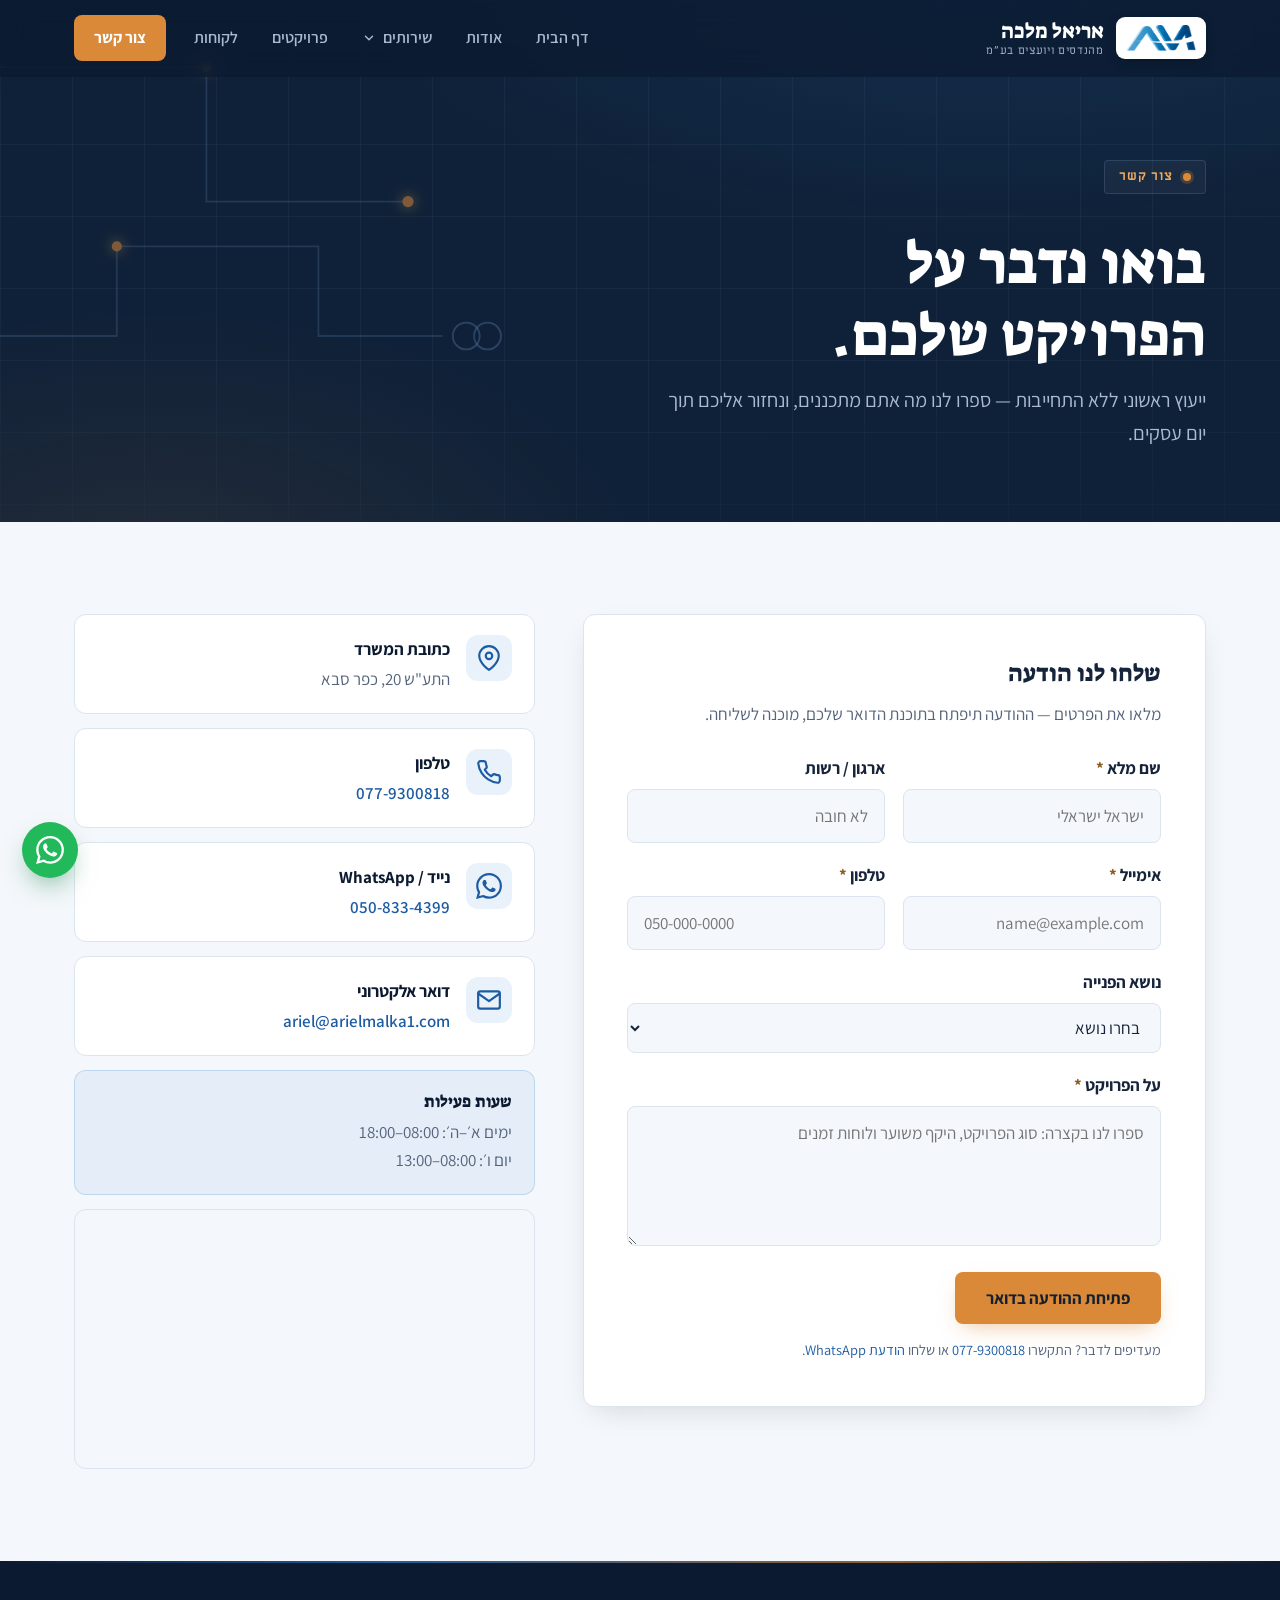
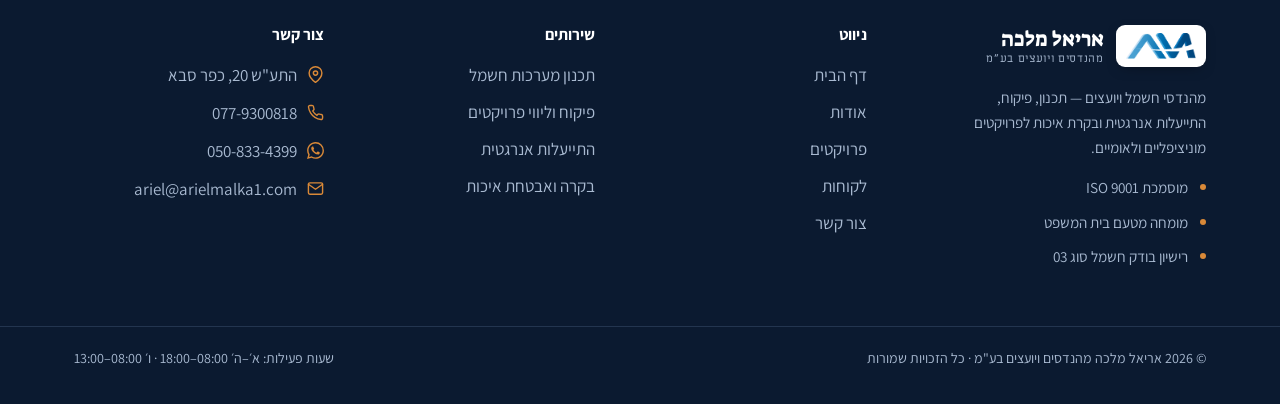
<file: contact.html>
<!DOCTYPE html>
<html lang="he" dir="rtl">
<head>
<meta charset="UTF-8">
<meta name="viewport" content="width=device-width, initial-scale=1">
<title>צור קשר — אריאל מלכה מהנדסים ויועצים בע"מ</title>
<meta name="description" content="צרו קשר עם אריאל מלכה מהנדסים ויועצים — התע&quot;ש 20 כפר סבא · 077-9300818 · ariel@arielmalka1.com. ייעוץ ראשוני ללא התחייבות.">
<link rel="icon" href="assets/logo.png">
<meta property="og:type" content="website">
<meta property="og:title" content="צור קשר — אריאל מלכה מהנדסים ויועצים בע&quot;מ">
<meta property="og:description" content="ספרו לנו על הפרויקט שלכם — ייעוץ ראשוני ללא התחייבות.">
<meta property="og:image" content="https://arielmalka1.com/assets/logo.png">
<meta property="og:url" content="https://arielmalka1.com/contact.html">
<meta property="og:site_name" content="אריאל מלכה מהנדסים ויועצים בע&quot;מ">
<meta property="og:locale" content="he_IL">
<meta name="twitter:card" content="summary_large_image">
<link rel="canonical" href="https://arielmalka1.com/contact.html">
<link rel="preconnect" href="https://fonts.googleapis.com">
<link rel="preconnect" href="https://fonts.gstatic.com" crossorigin>
<link href="https://fonts.googleapis.com/css2?family=Assistant:wght@400;600;700&family=Miriam+Libre:wght@400;700&family=Suez+One&display=swap" rel="stylesheet">
<link rel="stylesheet" href="css/style.css">
<noscript><style>.reveal{opacity:1 !important;transform:none !important}.reveal .wire{transform:scaleX(1) !important}.reveal .wire::before{opacity:1 !important}.stats-bus::before{transform:scaleX(1) !important}</style></noscript>
<script type="application/ld+json">
{
  "@context": "https://schema.org",
  "@type": "ProfessionalService",
  "@id": "https://arielmalka1.com/#business",
  "name": "אריאל מלכה מהנדסים ויועצים בע\"מ",
  "alternateName": "Ariel Malka Engineers & Consultants Ltd",
  "url": "https://arielmalka1.com/",
  "logo": "https://arielmalka1.com/assets/logo.png",
  "telephone": "+972-77-9300818",
  "email": "ariel@arielmalka1.com",
  "address": {
    "@type": "PostalAddress",
    "streetAddress": "התע\"ש 20",
    "addressLocality": "כפר סבא",
    "addressCountry": "IL"
  },
  "openingHours": ["Su-Th 08:00-18:00", "Fr 08:00-13:00"]
}
</script>
</head>
<body data-page="contact">

<a class="skip-link" href="#main">דילוג לתוכן הראשי</a>

<!-- ===== HEADER ===== -->
<header class="site-header" id="site-header">
  <div class="scroll-conductor" aria-hidden="true"></div>
  <div class="container nav-inner">
    <a class="logo" href="index.html" aria-label="אריאל מלכה מהנדסים ויועצים בע״מ — דף הבית">
      <span class="logo-mark"><img src="assets/logo-mark.png" alt="" width="173" height="64"></span>
      <span class="logo-text">
        <strong>אריאל מלכה</strong>
        <small>מהנדסים ויועצים בע״מ</small>
      </span>
    </a>
    <button class="nav-toggle" id="nav-toggle" aria-label="פתיחת תפריט" aria-expanded="false" aria-controls="main-nav">
      <span></span><span></span><span></span>
    </button>
    <nav class="main-nav" id="main-nav" aria-label="ניווט ראשי">
      <ul>
        <li><a href="index.html">דף הבית</a></li>
        <li><a href="about.html">אודות</a></li>
        <li class="has-dropdown" data-open="false">
          <button type="button" aria-expanded="false" aria-haspopup="true">
            שירותים
            <svg class="caret" xmlns="http://www.w3.org/2000/svg" width="14" height="14" viewBox="0 0 24 24" fill="none" stroke="currentColor" stroke-width="2.5" stroke-linecap="round" stroke-linejoin="round" aria-hidden="true"><polyline points="6 9 12 15 18 9"/></svg>
          </button>
          <ul class="dropdown">
            <li><a href="planning.html">תכנון מערכות חשמל</a></li>
            <li><a href="supervision.html">פיקוח וליווי פרויקטים</a></li>
            <li><a href="energy.html">התייעלות אנרגטית</a></li>
            <li><a href="quality.html">בקרה ואבטחת איכות</a></li>
          </ul>
        </li>
        <li><a href="projects.html">פרויקטים</a></li>
        <li><a href="clients.html">לקוחות</a></li>
        <li><a href="contact.html" class="nav-cta active" aria-current="page">צור קשר</a></li>
      </ul>
    </nav>
  </div>
</header>

<main id="main">

  <!-- ===== PAGE HERO ===== -->
  <section class="hero hero-page" aria-label="צור קשר">
    <div class="hero-deco" aria-hidden="true">
      <svg viewBox="0 0 500 400" preserveAspectRatio="xMidYMid meet" xmlns="http://www.w3.org/2000/svg">
        <path class="trace t1" pathLength="1" d="M20 60 H220 V180 H400"/>
        <path class="trace t2" pathLength="1" d="M0 300 H140 V220 H320 V300 H430"/>
        <g class="sym s1"><circle cx="452" cy="300" r="12"/><circle cx="471" cy="300" r="12"/></g>
        <circle class="node n1" cx="220" cy="60" r="4.5"/>
        <circle class="node n2" cx="140" cy="220" r="4.5"/>
        <circle class="node n3 pulse" cx="400" cy="180" r="5"/>
        <circle class="spark" r="2.5"><animateMotion dur="6s" begin="1.6s" repeatCount="indefinite" path="M20 60 H220 V180 H400"/></circle>
      </svg>
    </div>
    <div class="container">
      <div class="hero-content">
        <span class="eyebrow dark">צור קשר</span>
        <h1>בואו נדבר על<br>הפרויקט שלכם.</h1>
        <p class="subtitle">
          ייעוץ ראשוני ללא התחייבות — ספרו לנו מה אתם מתכננים,
          ונחזור אליכם תוך יום עסקים.
        </p>
      </div>
    </div>
  </section>

  <!-- ===== CONTACT ===== -->
  <section class="section" aria-labelledby="contact-heading">
    <div class="container">
      <div class="contact-split">

        <!-- Form -->
        <div class="contact-form-card reveal">
          <h2 id="contact-heading" style="font-size:1.5rem">שלחו לנו הודעה</h2>
          <p style="color:var(--muted);margin-bottom:26px">מלאו את הפרטים — ההודעה תיפתח בתוכנת הדואר שלכם, מוכנה לשליחה.</p>
          <form id="contact-form" novalidate>
            <div class="form-row">
              <div class="form-group">
                <label for="cf-name">שם מלא <span class="req" aria-hidden="true">*</span></label>
                <input id="cf-name" name="name" type="text" required autocomplete="name" placeholder="ישראל ישראלי">
              </div>
              <div class="form-group">
                <label for="cf-org">ארגון / רשות</label>
                <input id="cf-org" name="org" type="text" autocomplete="organization" placeholder="לא חובה">
              </div>
            </div>
            <div class="form-row">
              <div class="form-group">
                <label for="cf-email">אימייל <span class="req" aria-hidden="true">*</span></label>
                <input id="cf-email" name="email" type="email" required autocomplete="email" placeholder="name@example.com">
              </div>
              <div class="form-group">
                <label for="cf-phone">טלפון <span class="req" aria-hidden="true">*</span></label>
                <input id="cf-phone" name="phone" type="tel" required autocomplete="tel" placeholder="050-000-0000">
              </div>
            </div>
            <div class="form-group">
              <label for="cf-subject">נושא הפנייה</label>
              <select id="cf-subject" name="subject">
                <option value="">בחרו נושא</option>
                <option value="תכנון מערכות חשמל">תכנון מערכות חשמל</option>
                <option value="פיקוח וליווי פרויקטים">פיקוח וליווי פרויקטים</option>
                <option value="התייעלות אנרגטית">התייעלות אנרגטית</option>
                <option value="בקרה ואבטחת איכות">בקרה ואבטחת איכות</option>
                <option value="אחר">אחר</option>
              </select>
            </div>
            <div class="form-group">
              <label for="cf-msg">על הפרויקט <span class="req" aria-hidden="true">*</span></label>
              <textarea id="cf-msg" name="message" required placeholder="ספרו לנו בקצרה: סוג הפרויקט, היקף משוער ולוחות זמנים"></textarea>
            </div>
            <button type="submit" class="btn btn-copper">פתיחת ההודעה בדואר</button>
            <p class="form-note">מעדיפים לדבר? התקשרו <a class="ltr" href="tel:0779300818">077-9300818</a> או שלחו <a href="https://wa.me/972508334399" rel="noopener">הודעת WhatsApp</a>.</p>
          </form>
        </div>

        <!-- Info -->
        <div class="contact-cards reveal">
          <div class="contact-card">
            <div class="card-icon" aria-hidden="true">
              <svg xmlns="http://www.w3.org/2000/svg" viewBox="0 0 24 24" fill="none" stroke="currentColor" stroke-width="2" stroke-linecap="round" stroke-linejoin="round"><path d="M21 10c0 7-9 13-9 13s-9-6-9-13a9 9 0 0 1 18 0z"/><circle cx="12" cy="10" r="3"/></svg>
            </div>
            <div>
              <strong>כתובת המשרד</strong>
              <p>התע"ש 20, כפר סבא</p>
            </div>
          </div>
          <div class="contact-card">
            <div class="card-icon" aria-hidden="true">
              <svg xmlns="http://www.w3.org/2000/svg" viewBox="0 0 24 24" fill="none" stroke="currentColor" stroke-width="2" stroke-linecap="round" stroke-linejoin="round"><path d="M22 16.92v3a2 2 0 0 1-2.18 2 19.79 19.79 0 0 1-8.63-3.07 19.5 19.5 0 0 1-6-6 19.79 19.79 0 0 1-3.07-8.67A2 2 0 0 1 4.11 2h3a2 2 0 0 1 2 1.72 12.84 12.84 0 0 0 .7 2.81 2 2 0 0 1-.45 2.11L8.09 9.91a16 16 0 0 0 6 6l1.27-1.27a2 2 0 0 1 2.11-.45 12.84 12.84 0 0 0 2.81.7A2 2 0 0 1 22 16.92z"/></svg>
            </div>
            <div>
              <strong>טלפון</strong>
              <p><a class="ltr" href="tel:0779300818">077-9300818</a></p>
            </div>
          </div>
          <div class="contact-card">
            <div class="card-icon" aria-hidden="true">
              <svg xmlns="http://www.w3.org/2000/svg" viewBox="0 0 24 24" fill="currentColor"><path d="M17.472 14.382c-.297-.149-1.758-.867-2.03-.967-.273-.099-.471-.148-.67.15-.197.297-.767.966-.94 1.164-.173.199-.347.223-.644.075-.297-.15-1.255-.463-2.39-1.475-.883-.788-1.48-1.761-1.653-2.059-.173-.297-.018-.458.13-.606.134-.133.297-.347.446-.52.149-.174.198-.298.297-.497.1-.198.05-.371-.025-.52-.074-.149-.669-1.612-.916-2.207-.242-.579-.487-.5-.669-.51-.173-.008-.371-.01-.57-.01-.198 0-.52.074-.792.372-.272.297-1.04 1.016-1.04 2.479 0 1.462 1.065 2.875 1.213 3.074.149.198 2.096 3.2 5.077 4.487.709.306 1.262.489 1.694.625.712.227 1.36.195 1.871.118.571-.085 1.758-.719 2.006-1.413.248-.694.248-1.289.173-1.413-.074-.124-.272-.198-.57-.347m-5.421 7.403h-.004a9.87 9.87 0 0 1-5.031-1.378l-.361-.214-3.741.982.998-3.648-.235-.374a9.86 9.86 0 0 1-1.51-5.26c.001-5.45 4.436-9.884 9.888-9.884 2.64 0 5.122 1.03 6.988 2.898a9.825 9.825 0 0 1 2.893 6.994c-.003 5.45-4.437 9.884-9.885 9.884m8.413-18.297A11.815 11.815 0 0 0 12.05 0C5.495 0 .16 5.335.157 11.892c0 2.096.547 4.142 1.588 5.945L.057 24l6.305-1.654a11.882 11.882 0 0 0 5.683 1.448h.005c6.554 0 11.89-5.335 11.893-11.893a11.821 11.821 0 0 0-3.48-8.413z"/></svg>
            </div>
            <div>
              <strong>נייד / WhatsApp</strong>
              <p><a class="ltr" href="https://wa.me/972508334399" rel="noopener">050-833-4399</a></p>
            </div>
          </div>
          <div class="contact-card">
            <div class="card-icon" aria-hidden="true">
              <svg xmlns="http://www.w3.org/2000/svg" viewBox="0 0 24 24" fill="none" stroke="currentColor" stroke-width="2" stroke-linecap="round" stroke-linejoin="round"><path d="M4 4h16c1.1 0 2 .9 2 2v12c0 1.1-.9 2-2 2H4c-1.1 0-2-.9-2-2V6c0-1.1.9-2 2-2z"/><polyline points="22,6 12,13 2,6"/></svg>
            </div>
            <div>
              <strong>דואר אלקטרוני</strong>
              <p><a href="mailto:ariel@arielmalka1.com">ariel@arielmalka1.com</a></p>
            </div>
          </div>
          <div class="hours-note">
            <h4>שעות פעילות</h4>
            <p>ימים א׳–ה׳: 08:00–18:00<br>יום ו׳: 08:00–13:00</p>
          </div>
          <iframe
            class="map-embed"
            src="https://www.google.com/maps?q=%D7%94%D7%AA%D7%A2%22%D7%A9%2020%2C%20%D7%9B%D7%A4%D7%A8%20%D7%A1%D7%91%D7%90&output=embed&hl=he"
            loading="lazy"
            allowfullscreen
            title="מפה: משרד אריאל מלכה מהנדסים, התע&quot;ש 20 כפר סבא"
            referrerpolicy="no-referrer-when-downgrade">
          </iframe>
        </div>

      </div>
    </div>
  </section>

</main>

<!-- ===== FOOTER ===== -->
<footer class="site-footer">
  <div class="container footer-grid">
    <div class="footer-col footer-brand">
      <a class="logo" href="index.html" aria-label="אריאל מלכה מהנדסים ויועצים בע״מ — דף הבית">
      <span class="logo-mark"><img src="assets/logo-mark.png" alt="" width="173" height="64"></span>
      <span class="logo-text">
        <strong>אריאל מלכה</strong>
        <small>מהנדסים ויועצים בע״מ</small>
      </span>
    </a>
      <p>מהנדסי חשמל ויועצים — תכנון, פיקוח, התייעלות אנרגטית ובקרת איכות לפרויקטים מוניציפליים ולאומיים.</p>
      <ul class="credentials-list">
        <li>מוסמכת ISO 9001</li>
        <li>מומחה מטעם בית המשפט</li>
        <li>רישיון בודק חשמל סוג 03</li>
      </ul>
    </div>
    <div class="footer-col">
      <h4>ניווט</h4>
      <ul>
        <li><a href="index.html">דף הבית</a></li>
        <li><a href="about.html">אודות</a></li>
        <li><a href="projects.html">פרויקטים</a></li>
        <li><a href="clients.html">לקוחות</a></li>
        <li><a href="contact.html">צור קשר</a></li>
      </ul>
    </div>
    <div class="footer-col">
      <h4>שירותים</h4>
      <ul>
        <li><a href="planning.html">תכנון מערכות חשמל</a></li>
        <li><a href="supervision.html">פיקוח וליווי פרויקטים</a></li>
        <li><a href="energy.html">התייעלות אנרגטית</a></li>
        <li><a href="quality.html">בקרה ואבטחת איכות</a></li>
      </ul>
    </div>
    <div class="footer-col">
      <h4>צור קשר</h4>
      <address>
        <p><svg xmlns="http://www.w3.org/2000/svg" viewBox="0 0 24 24" fill="none" stroke="currentColor" stroke-width="2" stroke-linecap="round" stroke-linejoin="round" aria-hidden="true"><path d="M21 10c0 7-9 13-9 13s-9-6-9-13a9 9 0 0 1 18 0z"/><circle cx="12" cy="10" r="3"/></svg>התע"ש 20, כפר סבא</p>
        <p><svg xmlns="http://www.w3.org/2000/svg" viewBox="0 0 24 24" fill="none" stroke="currentColor" stroke-width="2" stroke-linecap="round" stroke-linejoin="round" aria-hidden="true"><path d="M22 16.92v3a2 2 0 0 1-2.18 2 19.79 19.79 0 0 1-8.63-3.07 19.5 19.5 0 0 1-6-6 19.79 19.79 0 0 1-3.07-8.67A2 2 0 0 1 4.11 2h3a2 2 0 0 1 2 1.72 12.84 12.84 0 0 0 .7 2.81 2 2 0 0 1-.45 2.11L8.09 9.91a16 16 0 0 0 6 6l1.27-1.27a2 2 0 0 1 2.11-.45 12.84 12.84 0 0 0 2.81.7A2 2 0 0 1 22 16.92z"/></svg><a class="ltr" href="tel:0779300818">077-9300818</a></p>
        <p><svg xmlns="http://www.w3.org/2000/svg" viewBox="0 0 24 24" fill="currentColor" aria-hidden="true"><path d="M17.472 14.382c-.297-.149-1.758-.867-2.03-.967-.273-.099-.471-.148-.67.15-.197.297-.767.966-.94 1.164-.173.199-.347.223-.644.075-.297-.15-1.255-.463-2.39-1.475-.883-.788-1.48-1.761-1.653-2.059-.173-.297-.018-.458.13-.606.134-.133.297-.347.446-.52.149-.174.198-.298.297-.497.1-.198.05-.371-.025-.52-.074-.149-.669-1.612-.916-2.207-.242-.579-.487-.5-.669-.51-.173-.008-.371-.01-.57-.01-.198 0-.52.074-.792.372-.272.297-1.04 1.016-1.04 2.479 0 1.462 1.065 2.875 1.213 3.074.149.198 2.096 3.2 5.077 4.487.709.306 1.262.489 1.694.625.712.227 1.36.195 1.871.118.571-.085 1.758-.719 2.006-1.413.248-.694.248-1.289.173-1.413-.074-.124-.272-.198-.57-.347m-5.421 7.403h-.004a9.87 9.87 0 0 1-5.031-1.378l-.361-.214-3.741.982.998-3.648-.235-.374a9.86 9.86 0 0 1-1.51-5.26c.001-5.45 4.436-9.884 9.888-9.884 2.64 0 5.122 1.03 6.988 2.898a9.825 9.825 0 0 1 2.893 6.994c-.003 5.45-4.437 9.884-9.885 9.884m8.413-18.297A11.815 11.815 0 0 0 12.05 0C5.495 0 .16 5.335.157 11.892c0 2.096.547 4.142 1.588 5.945L.057 24l6.305-1.654a11.882 11.882 0 0 0 5.683 1.448h.005c6.554 0 11.89-5.335 11.893-11.893a11.821 11.821 0 0 0-3.48-8.413z"/></svg><a class="ltr" href="https://wa.me/972508334399" rel="noopener">050-833-4399</a></p>
        <p><svg xmlns="http://www.w3.org/2000/svg" viewBox="0 0 24 24" fill="none" stroke="currentColor" stroke-width="2" stroke-linecap="round" stroke-linejoin="round" aria-hidden="true"><path d="M4 4h16c1.1 0 2 .9 2 2v12c0 1.1-.9 2-2 2H4c-1.1 0-2-.9-2-2V6c0-1.1.9-2 2-2z"/><polyline points="22,6 12,13 2,6"/></svg><a href="mailto:ariel@arielmalka1.com">ariel@arielmalka1.com</a></p>
      </address>
    </div>
  </div>
  <div class="footer-bar">
    <div class="container">
      <p>© <span id="year">2026</span> אריאל מלכה מהנדסים ויועצים בע"מ · כל הזכויות שמורות</p>
      <p>שעות פעילות: א׳–ה׳ 08:00–18:00 · ו׳ 08:00–13:00</p>
    </div>
  </div>
</footer>

<!-- WhatsApp -->
<a class="wa-fab" href="https://wa.me/972508334399" target="_blank" rel="noopener" aria-label="שיחה בוואטסאפ">
  <svg xmlns="http://www.w3.org/2000/svg" viewBox="0 0 24 24" fill="currentColor" aria-hidden="true"><path d="M17.472 14.382c-.297-.149-1.758-.867-2.03-.967-.273-.099-.471-.148-.67.15-.197.297-.767.966-.94 1.164-.173.199-.347.223-.644.075-.297-.15-1.255-.463-2.39-1.475-.883-.788-1.48-1.761-1.653-2.059-.173-.297-.018-.458.13-.606.134-.133.297-.347.446-.52.149-.174.198-.298.297-.497.1-.198.05-.371-.025-.52-.074-.149-.669-1.612-.916-2.207-.242-.579-.487-.5-.669-.51-.173-.008-.371-.01-.57-.01-.198 0-.52.074-.792.372-.272.297-1.04 1.016-1.04 2.479 0 1.462 1.065 2.875 1.213 3.074.149.198 2.096 3.2 5.077 4.487.709.306 1.262.489 1.694.625.712.227 1.36.195 1.871.118.571-.085 1.758-.719 2.006-1.413.248-.694.248-1.289.173-1.413-.074-.124-.272-.198-.57-.347m-5.421 7.403h-.004a9.87 9.87 0 0 1-5.031-1.378l-.361-.214-3.741.982.998-3.648-.235-.374a9.86 9.86 0 0 1-1.51-5.26c.001-5.45 4.436-9.884 9.888-9.884 2.64 0 5.122 1.03 6.988 2.898a9.825 9.825 0 0 1 2.893 6.994c-.003 5.45-4.437 9.884-9.885 9.884m8.413-18.297A11.815 11.815 0 0 0 12.05 0C5.495 0 .16 5.335.157 11.892c0 2.096.547 4.142 1.588 5.945L.057 24l6.305-1.654a11.882 11.882 0 0 0 5.683 1.448h.005c6.554 0 11.89-5.335 11.893-11.893a11.821 11.821 0 0 0-3.48-8.413z"/></svg>
</a>

<script src="js/site.js" defer></script>
</body>
</html>
</file>
<file: css/style.css>
/* ============================================================
   Ariel Malka Engineers & Consultants Ltd. — Design System
   Concept: "master electrical drawing set" — deep-navy schematic
   bookends, drafting-paper body, copper (conductor) accent.
   Type: Suez One (display) · Assistant (body) · Miriam Libre (tech)
   ============================================================ */

/* ---------- Tokens ---------- */
:root {
  /* surfaces */
  --ink: #0b1a30; /* deepest navy — footer, overlays        */
  --navy: #0f2138; /* hero surface                           */
  --navy-2: #16304f; /* raised card on dark                    */
  --paper: #f4f7fb; /* body background                        */
  --card: #ffffff;

  /* brand */
  --azure: #2f7fd1; /* logo azure — icons, secondary          */
  --azure-deep: #1d5ca3; /* links / azure text on light            */
  --copper: #d98938; /* live-wire accent — CTAs, nodes         */
  --copper-hi: #f2ac5c; /* glow highlight                         */
  --copper-deep: #8c5a1d; /* copper text on light                   */

  /* text */
  --ink-text: #16243b;
  --muted: #55647c;
  --on-dark: #e9eff8;
  --on-dark-dim: #a9bad1;

  /* lines */
  --line: #dce4ef;
  --line-dark: rgba(146, 178, 219, 0.18);

  /* type */
  --font-display: "Suez One", "Arial Hebrew", serif;
  --font-body: "Assistant", "Arial Hebrew", Arial, sans-serif;
  --font-tech: "Miriam Libre", "Courier New", monospace;

  /* rhythm */
  --container: 1180px;
  --radius: 12px;
  --radius-sm: 8px;
  --shadow: 0 10px 30px -12px rgba(15, 33, 56, 0.18);
  --shadow-lift: 0 22px 44px -16px rgba(15, 33, 56, 0.28);
  --speed: 0.22s;
  --ease: cubic-bezier(0.33, 1, 0.68, 1);

  --header-h: 76px;
}

/* ---------- Reset / base ---------- */
*,
*::before,
*::after {
  box-sizing: border-box;
}

html {
  scroll-behavior: smooth;
  -webkit-text-size-adjust: 100%;
}

body {
  margin: 0;
  font-family: var(--font-body);
  font-size: 1.0625rem; /* 17px */
  line-height: 1.65;
  color: var(--ink-text);
  background: var(--paper);
  text-rendering: optimizeLegibility;
  -webkit-font-smoothing: antialiased;
}

img,
svg,
video {
  max-width: 100%;
  display: block;
}
img {
  height: auto;
}

h1,
h2,
h3,
h4 {
  font-family: var(--font-display);
  font-weight: 400; /* Suez One ships one weight     */
  line-height: 1.22;
  margin: 0 0 0.5em;
  color: inherit;
  letter-spacing: 0.002em;
}

h1 {
  font-size: clamp(2.1rem, 5.2vw, 3.7rem);
}
h2 {
  font-size: clamp(1.55rem, 3vw, 2.3rem);
}
h3 {
  font-size: 1.22rem;
  line-height: 1.35;
}
h4 {
  font-size: 1.05rem;
}

p {
  margin: 0 0 1em;
}
ul {
  margin: 0;
  padding: 0;
  list-style: none;
}
address {
  font-style: normal;
}

a {
  color: var(--azure-deep);
  text-decoration: none;
  transition: color var(--speed) var(--ease);
}
a:hover {
  color: var(--copper-deep);
}

button {
  font: inherit;
  cursor: pointer;
}

:focus-visible {
  outline: 3px solid var(--azure);
  outline-offset: 3px;
  border-radius: 4px;
}

::selection {
  background: var(--copper);
  color: var(--ink);
}

.container {
  max-width: var(--container);
  margin-inline: auto;
  padding-inline: 24px;
}

/* skip link */
.skip-link {
  position: absolute;
  inset-inline-start: 16px;
  top: -60px;
  z-index: 300;
  background: var(--copper);
  color: var(--ink);
  font-weight: 700;
  padding: 10px 18px;
  border-radius: 0 0 8px 8px;
  transition: top 0.2s var(--ease);
}
.skip-link:focus {
  top: 0;
  color: var(--ink);
}

/* ---------- Technical vocabulary (shared motifs) ---------- */

/* title-block eyebrow — like the label strip of a drawing sheet */
.eyebrow {
  display: inline-flex;
  align-items: center;
  gap: 10px;
  font-family: var(--font-tech);
  font-size: 0.82rem;
  font-weight: 700;
  letter-spacing: 0.08em;
  color: var(--copper-deep);
  border: 1px solid var(--line);
  background: var(--card);
  border-radius: 4px;
  padding: 5px 14px;
  margin-bottom: 18px;
}
.eyebrow::before {
  content: "";
  width: 8px;
  height: 8px;
  border-radius: 50%;
  background: var(--copper);
  box-shadow: 0 0 0 3px rgba(217, 137, 56, 0.22);
  flex: none;
}
.on-dark .eyebrow,
.eyebrow.dark {
  background: rgba(255, 255, 255, 0.04);
  border-color: var(--line-dark);
  color: var(--copper-hi);
}

/* wire divider — hairline with terminal node (starts at inline-start) */
.wire {
  position: relative;
  height: 1px;
  background: linear-gradient(to left, var(--copper) 0 46px, var(--line) 46px);
  margin: 22px 0 0;
  max-width: 320px;
}
[dir="rtl"] .wire {
  background: linear-gradient(to right, var(--copper) 0 46px, var(--line) 46px);
}
.wire::before {
  content: "";
  position: absolute;
  inset-inline-start: 44px;
  top: -3.5px;
  width: 8px;
  height: 8px;
  border-radius: 50%;
  background: var(--copper);
  opacity: 0;
  transition: opacity 0.3s var(--ease) 0.75s;
}
.section-head.center .wire {
  margin-inline: auto;
}

/* the wire draws itself when its section reveals */
.reveal .wire {
  transform: scaleX(0);
  transform-origin: 100% 50%; /* inline-start in RTL */
  transition: transform 0.9s var(--ease) 0.15s;
}
.section-head.center .wire {
  transform-origin: 50% 50%;
}
.reveal.in .wire {
  transform: scaleX(1);
}
.reveal.in .wire::before {
  opacity: 1;
}

/* photo frame with registration-mark corner ticks */
.photo-frame {
  position: relative;
  padding: 14px;
}
.photo-frame img {
  width: 100%;
  border-radius: var(--radius-sm);
  box-shadow: var(--shadow);
}
.photo-frame::before,
.photo-frame::after {
  content: "";
  position: absolute;
  width: 34px;
  height: 34px;
  border: 2px solid var(--copper);
  pointer-events: none;
}
.photo-frame::before {
  top: 0;
  inset-inline-start: 0;
  border-bottom: 0;
  border-inline-end: 0;
}
.photo-frame::after {
  bottom: 0;
  inset-inline-end: 0;
  border-top: 0;
  border-inline-start: 0;
}

/* ---------- Buttons ---------- */
.btn {
  display: inline-flex;
  align-items: center;
  justify-content: center;
  gap: 10px;
  min-height: 52px;
  padding: 12px 30px;
  border-radius: var(--radius-sm);
  border: 1px solid transparent;
  font-family: var(--font-body);
  font-size: 1.05rem;
  font-weight: 700;
  line-height: 1.2;
  cursor: pointer;
  transition:
    transform var(--speed) var(--ease),
    box-shadow var(--speed) var(--ease),
    background-color var(--speed) var(--ease),
    color var(--speed) var(--ease),
    border-color var(--speed) var(--ease);
}
.btn:active {
  transform: scale(0.97);
}

.btn-copper {
  background: var(--copper);
  color: #14202f;
  box-shadow: 0 8px 22px -8px rgba(217, 137, 56, 0.55);
}
.btn-copper:hover {
  background: var(--copper-hi);
  color: #14202f;
  transform: translateY(-2px);
  box-shadow: 0 14px 30px -10px rgba(217, 137, 56, 0.6);
}

.btn-ghost {
  background: transparent;
  color: var(--on-dark);
  border-color: rgba(233, 239, 248, 0.38);
}
.btn-ghost:hover {
  color: #fff;
  border-color: var(--copper);
  background: rgba(217, 137, 56, 0.1);
}

.btn-navy {
  background: var(--navy);
  color: var(--on-dark);
}
.btn-navy:hover {
  background: var(--navy-2);
  color: #fff;
  transform: translateY(-2px);
}

/* text arrow-link */
.more-link a,
.arrow-link {
  display: inline-flex;
  align-items: center;
  gap: 8px;
  font-weight: 700;
  color: var(--azure-deep);
}
.arrow-link .ic,
.more-link .ic {
  transition: transform var(--speed) var(--ease);
}
.arrow-link:hover .ic,
.more-link a:hover .ic {
  transform: translateX(-4px);
}

/* ---------- Header ---------- */
.site-header {
  position: fixed;
  inset-inline: 0;
  top: 0;
  z-index: 120;
  background: rgba(11, 26, 48, 0.72);
  -webkit-backdrop-filter: blur(14px);
  backdrop-filter: blur(14px);
  border-bottom: 1px solid transparent;
  transition:
    background-color 0.3s var(--ease),
    border-color 0.3s var(--ease);
}
.site-header.scrolled {
  background: rgba(11, 26, 48, 0.94);
  border-bottom-color: var(--line-dark);
}

/* reading progress as a conducting wire under the header */
.scroll-conductor {
  position: absolute;
  bottom: -1px;
  inset-inline: 0;
  height: 2px;
  background: linear-gradient(
    to left,
    var(--copper),
    var(--copper-hi) 45%,
    var(--azure)
  );
  transform: scaleX(0);
  transform-origin: 100% 50%;
  pointer-events: none;
}

.nav-inner {
  display: flex;
  align-items: center;
  justify-content: space-between;
  gap: 24px;
  min-height: var(--header-h);
}

/* brand lockup: mark tile + readable wordmark */
.logo {
  display: inline-flex;
  align-items: center;
  gap: 12px;
  flex: none;
}
.logo-mark {
  display: grid;
  place-items: center;
  background: #fff;
  border-radius: 9px;
  padding: 8px 10px;
  box-shadow: 0 4px 14px -6px rgba(0, 0, 0, 0.5);
}
.logo-mark img {
  height: 26px;
  width: auto;
}
.logo-text {
  display: flex;
  flex-direction: column;
  line-height: 1.18;
}
.logo-text strong {
  font-family: var(--font-display);
  font-weight: 400;
  font-size: 1.32rem;
  color: #fff;
  white-space: nowrap;
}
.logo-text small {
  font-family: var(--font-tech);
  font-size: 0.7rem;
  letter-spacing: 0.06em;
  color: var(--on-dark-dim);
  white-space: nowrap;
}

.main-nav ul {
  display: flex;
  align-items: center;
  gap: 6px;
}
.main-nav a {
  display: inline-flex;
  align-items: center;
  gap: 6px;
  padding: 10px 14px;
  border-radius: 8px;
  color: var(--on-dark-dim);
  font-weight: 600;
  font-size: 1rem;
  position: relative;
  white-space: nowrap;
}
.main-nav a:hover {
  color: #fff;
}
.main-nav > ul > li > a.active {
  color: #fff;
}
.main-nav > ul > li > a.active::after {
  content: "";
  position: absolute;
  inset-inline: 14px;
  bottom: 4px;
  height: 2px;
  border-radius: 2px;
  background: var(--copper);
}
.main-nav .nav-cta {
  background: var(--copper);
  color: #14202f;
  font-weight: 700;
  margin-inline-start: 8px;
  padding-inline: 20px;
}
.main-nav .nav-cta:hover {
  background: var(--copper-hi);
  color: #14202f;
}
.main-nav .nav-cta.active::after {
  display: none;
}

/* dropdown */
.has-dropdown {
  position: relative;
}
.has-dropdown > button {
  display: inline-flex;
  align-items: center;
  gap: 7px;
  padding: 10px 14px;
  border: 0;
  border-radius: 8px;
  background: none;
  color: var(--on-dark-dim);
  font-weight: 600;
  font-size: 1rem;
}
.has-dropdown > button:hover {
  color: #fff;
}
.has-dropdown > button.active {
  color: #fff;
}
.has-dropdown .caret {
  transition: transform var(--speed) var(--ease);
}
.has-dropdown[data-open="true"] .caret {
  transform: rotate(180deg);
}

.dropdown {
  position: absolute;
  top: calc(100% + 10px);
  inset-inline-start: 0;
  min-width: 230px;
  background: var(--ink);
  border: 1px solid var(--line-dark);
  border-radius: 10px;
  padding: 8px;
  box-shadow: 0 24px 48px -18px rgba(0, 0, 0, 0.55);
  opacity: 0;
  visibility: hidden;
  transform: translateY(8px);
  transition:
    opacity var(--speed) var(--ease),
    transform var(--speed) var(--ease),
    visibility var(--speed);
}
.has-dropdown[data-open="true"] .dropdown,
.has-dropdown:focus-within .dropdown {
  opacity: 1;
  visibility: visible;
  transform: translateY(0);
}
@media (hover: hover) {
  .has-dropdown:hover .dropdown {
    opacity: 1;
    visibility: visible;
    transform: translateY(0);
  }
}
.dropdown li + li {
  margin-top: 2px;
}
.dropdown a {
  display: flex;
  width: 100%;
  padding: 10px 14px;
  border-radius: 7px;
}
.dropdown a:hover,
.dropdown a.active {
  background: rgba(217, 137, 56, 0.14);
  color: #fff;
}

/* hamburger */
.nav-toggle {
  display: none;
  flex-direction: column;
  justify-content: center;
  gap: 5px;
  width: 48px;
  height: 48px;
  padding: 12px;
  background: none;
  border: 1px solid var(--line-dark);
  border-radius: 8px;
}
.nav-toggle span {
  display: block;
  height: 2px;
  border-radius: 2px;
  background: var(--on-dark);
  transition:
    transform 0.25s var(--ease),
    opacity 0.2s;
}
.nav-toggle[aria-expanded="true"] span:nth-child(1) {
  transform: translateY(7px) rotate(45deg);
}
.nav-toggle[aria-expanded="true"] span:nth-child(2) {
  opacity: 0;
}
.nav-toggle[aria-expanded="true"] span:nth-child(3) {
  transform: translateY(-7px) rotate(-45deg);
}

/* ---------- Hero (home — signature ignition) ---------- */
.hero {
  position: relative;
  background:
    radial-gradient(
      1100px 480px at 78% -10%,
      rgba(47, 127, 209, 0.16),
      transparent 60%
    ),
    radial-gradient(
      900px 500px at 12% 112%,
      rgba(217, 137, 56, 0.1),
      transparent 55%
    ),
    var(--navy);
  color: var(--on-dark);
  overflow: hidden;
}
.hero.hero-home {
  min-height: clamp(600px, 92svh, 840px);
  display: flex;
  align-items: center;
  padding-top: var(--header-h);
}
.hero-home > .container {
  width: 100%;
}

.hero-grid {
  position: relative;
  z-index: 2;
  display: grid;
  grid-template-columns: minmax(0, 1.04fr) minmax(0, 0.96fr);
  gap: 56px;
  align-items: center;
}

/* cursor-following electric field (desktop, fine pointer only) */
.hero-glow {
  position: absolute;
  inset: 0;
  overflow: hidden;
  pointer-events: none;
  z-index: 1;
}
.hero-glow::after {
  content: "";
  position: absolute;
  top: 0;
  left: 0;
  width: 620px;
  height: 620px;
  border-radius: 50%;
  background: radial-gradient(
    circle,
    rgba(242, 172, 92, 0.13),
    rgba(47, 127, 209, 0.09) 42%,
    transparent 70%
  );
  transform: translate3d(
    calc(var(--gx, -900px) - 50%),
    calc(var(--gy, -900px) - 50%),
    0
  );
  opacity: 0;
  transition: opacity 0.5s var(--ease);
}
.hero-glow.on::after {
  opacity: 1;
}

/* faint drafting grid over the navy */
.hero::before {
  content: "";
  position: absolute;
  inset: 0;
  background-image:
    linear-gradient(var(--line-dark) 1px, transparent 1px),
    linear-gradient(90deg, var(--line-dark) 1px, transparent 1px);
  background-size: 72px 72px;
  opacity: 0.35;
  mask-image: radial-gradient(120% 90% at 50% 40%, #000 40%, transparent 100%);
  -webkit-mask-image: radial-gradient(
    120% 90% at 50% 40%,
    #000 40%,
    transparent 100%
  );
  pointer-events: none;
}

/* the "live drawing sheet" panel — the hero's showpiece */
.hero-panel {
  position: relative;
  border: 1px solid var(--line-dark);
  border-radius: 14px;
  background:
    linear-gradient(160deg, rgba(47, 127, 209, 0.1), rgba(11, 26, 48, 0) 55%),
    repeating-linear-gradient(
      0deg,
      rgba(146, 178, 219, 0.09) 0 1px,
      transparent 1px 34px
    ),
    repeating-linear-gradient(
      90deg,
      rgba(146, 178, 219, 0.09) 0 1px,
      transparent 1px 34px
    ),
    rgba(255, 255, 255, 0.02);
  box-shadow: 0 34px 70px -34px rgba(0, 0, 0, 0.65);
  padding: 22px 24px 0;
  animation: panelIn 0.9s var(--ease) 0.35s both;
}
@keyframes panelIn {
  from {
    opacity: 0;
    transform: translateY(22px);
  }
  to {
    opacity: 1;
    transform: none;
  }
}
/* registration-mark corners */
.hero-panel::before,
.hero-panel::after {
  content: "";
  position: absolute;
  width: 30px;
  height: 30px;
  border: 2px solid var(--copper);
  pointer-events: none;
}
.hero-panel::before {
  top: -1px;
  inset-inline-start: -1px;
  border-bottom: 0;
  border-inline-end: 0;
  border-start-start-radius: 14px;
}
.hero-panel::after {
  bottom: -1px;
  inset-inline-end: -1px;
  border-top: 0;
  border-inline-start: 0;
  border-end-end-radius: 14px;
}
.hero-panel svg {
  width: 100%;
  height: auto;
  display: block;
}

/* drawing-sheet title block */
.panel-titleblock {
  display: flex;
  justify-content: space-between;
  align-items: center;
  gap: 12px;
  border-top: 1px solid var(--line-dark);
  margin: 18px -24px 0;
  padding: 12px 22px;
  font-family: var(--font-tech);
  font-size: 0.72rem;
  letter-spacing: 0.06em;
  color: var(--on-dark-dim);
}
.panel-titleblock .tb-live {
  display: inline-flex;
  align-items: center;
  gap: 8px;
  color: var(--copper-hi);
}
.tb-live::before {
  content: "";
  width: 7px;
  height: 7px;
  border-radius: 50%;
  background: var(--copper);
  box-shadow: 0 0 8px rgba(242, 172, 92, 0.9);
  animation: breathe 2.6s ease-in-out infinite;
}

/* traveling current sparks (SMIL along the traces) */
.spark {
  fill: var(--copper-hi);
  filter: drop-shadow(0 0 6px rgba(242, 172, 92, 1));
}

/* traces draw themselves (pathLength=1 normalization) */
.trace {
  fill: none;
  stroke: rgba(122, 162, 214, 0.34);
  stroke-width: 1.6;
  stroke-linecap: round;
  stroke-dasharray: 1;
  stroke-dashoffset: 1;
  animation: draw 1.6s var(--ease) forwards;
}
.trace.t2 {
  animation-delay: 0.25s;
}
.trace.t3 {
  animation-delay: 0.5s;
}
.trace.t4 {
  animation-delay: 0.7s;
}
.trace.t5 {
  animation-delay: 0.9s;
}
@keyframes draw {
  to {
    stroke-dashoffset: 0;
  }
}

/* component symbols fade in after their trace */
.sym {
  fill: none;
  stroke: rgba(122, 162, 214, 0.5);
  stroke-width: 1.6;
  opacity: 0;
  animation: symIn 0.5s var(--ease) forwards;
}
.sym.s1 {
  animation-delay: 0.9s;
}
.sym.s2 {
  animation-delay: 1.05s;
}
.sym.s3 {
  animation-delay: 1.2s;
}
@keyframes symIn {
  to {
    opacity: 1;
  }
}

/* copper nodes ignite */
.node {
  fill: var(--copper);
  opacity: 0;
  transform-box: fill-box;
  transform-origin: center;
  animation: ignite 0.5s var(--ease) forwards;
  filter: drop-shadow(0 0 6px rgba(242, 172, 92, 0.9));
}
.node.n1 {
  animation-delay: 0.55s;
}
.node.n2 {
  animation-delay: 0.8s;
}
.node.n3 {
  animation-delay: 1s;
}
.node.n4 {
  animation-delay: 1.15s;
}
.node.n5 {
  animation-delay: 1.3s;
}
.node.n6 {
  animation-delay: 1.45s;
}
@keyframes ignite {
  0% {
    opacity: 0;
    transform: scale(0.2);
  }
  60% {
    opacity: 1;
    transform: scale(1.5);
  }
  100% {
    opacity: 1;
    transform: scale(1);
  }
}

/* one node keeps breathing after ignition */
.node.pulse {
  animation:
    ignite 0.5s var(--ease) forwards,
    breathe 3.2s ease-in-out 2s infinite;
}
@keyframes breathe {
  0%,
  100% {
    filter: drop-shadow(0 0 4px rgba(242, 172, 92, 0.55));
  }
  50% {
    filter: drop-shadow(0 0 11px rgba(242, 172, 92, 1));
  }
}

.hero-content {
  position: relative;
  z-index: 2;
  max-width: 720px;
  padding-block: 90px;
}
.hero-grid .hero-content {
  max-width: 600px;
  padding-block: 72px 88px;
}
.hero-home .hero-content h1 {
  margin: 18px 0 20px;
  color: #fff;
  animation: lampOn 1.1s linear 0.85s both;
}
.hero-home .hero-accent {
  color: var(--copper-hi);
}

/* the headline flickers on like a lamp receiving current */
@keyframes lampOn {
  0% {
    opacity: 0;
  }
  8% {
    opacity: 0.75;
  }
  14% {
    opacity: 0.18;
  }
  22% {
    opacity: 0.9;
  }
  28% {
    opacity: 0.4;
  }
  38% {
    opacity: 1;
  }
  100% {
    opacity: 1;
  }
}

.hero .subtitle {
  font-size: clamp(1.05rem, 1.7vw, 1.25rem);
  color: var(--on-dark-dim);
  max-width: 56ch;
  animation: fadeUp 0.8s var(--ease) 1.35s both;
}
.hero-ctas {
  display: flex;
  flex-wrap: wrap;
  gap: 14px;
  margin-top: 34px;
  animation: fadeUp 0.8s var(--ease) 1.55s both;
}
/* primary CTA carries a faint charge */
.hero-ctas .btn-copper {
  animation:
    fadeUp 0.8s var(--ease) 1.55s both,
    charge 3.6s ease-in-out 3s infinite;
}
@keyframes charge {
  0%,
  100% {
    box-shadow: 0 8px 22px -8px rgba(217, 137, 56, 0.55);
  }
  50% {
    box-shadow: 0 10px 34px -6px rgba(242, 172, 92, 0.85);
  }
}

/* trust seal — stuck onto the drawing sheet like a stamp, first to land */
.hero-seal {
  top: 12%;
  display: inline-flex;
  margin: 0 0 28px -6px;
  position: absolute;
  /* left: 76%; */
  right: -36%;
  transform: rotate(-10deg);
  filter: drop-shadow(0 12px 22px rgba(0, 0, 0, 0.5));
  animation: sealDrop 0.8s cubic-bezier(0.3, 2.5, 0.5, 1) 0.1s both;
}
.hero-seal img {
  width: 195px;
  height: auto;
  display: block;
}

@keyframes sealDrop {
  0% {
    opacity: 0;
    transform: rotate(16deg) scale(0.5) translateY(-16px);
  }
  62% {
    opacity: 1;
    transform: rotate(-11deg) scale(1.07) translateY(2px);
  }
  100% {
    opacity: 1;
    transform: rotate(-10deg) scale(1) translateY(0);
  }
}

.hero-cred {
  display: flex;
  flex-wrap: wrap;
  gap: 8px 22px;
  margin-top: 40px;
  padding-top: 22px;
  border-top: 1px solid var(--line-dark);
  font-family: var(--font-tech);
  font-size: 0.85rem;
  color: var(--on-dark-dim);
  animation: fadeUp 0.8s var(--ease) 1.7s both;
}
.hero-cred span {
  display: inline-flex;
  align-items: center;
  gap: 8px;
}
.hero-cred span::before {
  content: "";
  width: 6px;
  height: 6px;
  border-radius: 50%;
  background: var(--copper);
  flex: none;
}

@keyframes fadeUp {
  from {
    opacity: 0;
    transform: translateY(14px);
  }
  to {
    opacity: 1;
    transform: translateY(0);
  }
}

.scroll-indicator {
  position: absolute;
  bottom: 26px;
  inset-inline-start: 50%;
  transform: translateX(50%);
  z-index: 2;
  color: var(--on-dark-dim);
  animation:
    bob 2.4s ease-in-out 2.4s infinite,
    symIn 0.6s ease 2.2s both;
}
[dir="ltr"] .scroll-indicator {
  transform: translateX(-50%);
}
.scroll-indicator svg {
  width: 26px;
  height: 26px;
}
@keyframes bob {
  0%,
  100% {
    translate: 0 0;
  }
  50% {
    translate: 0 8px;
  }
}

/* ---------- Inner-page hero ---------- */
.hero-page {
  padding-top: var(--header-h);
}
.hero-page .hero-content {
  padding-block: 84px 72px;
  max-width: 760px;
}
.hero-page h1 {
  color: #fff;
  margin: 16px 0 12px;
}
.hero-page .subtitle {
  margin: 0;
}

/* small static schematic decoration, end side */
.hero-page .hero-deco {
  position: absolute;
  inset-block: 0;
  inset-inline-end: -40px;
  width: min(44vw, 560px);
  opacity: 0.55;
  pointer-events: none;
}
.hero-page .hero-deco .trace,
.hero-page .hero-deco .sym {
  animation-duration: 1.2s;
}

/* ---------- Sections ---------- */
.section {
  padding-block: 92px;
}
.section.alt {
  background: #ecf1f8;
}

.why-section {
  position: relative;
  overflow: hidden;
}
.why-bg-seal {
  position: absolute;
  top: 50%;
  inset-inline-end: 10px;
  transform: translateY(-50%);
  width: 480px;
  max-width: 44vw;
  height: auto;
  opacity: .6;
  pointer-events: none;
  z-index: 0;
}
.why-section .container {
  position: relative;
  z-index: 1;
}
.section.on-dark {
  background:
    radial-gradient(
      900px 420px at 85% 0%,
      rgba(47, 127, 209, 0.14),
      transparent 60%
    ),
    var(--navy);
  color: var(--on-dark);
}

.section-head {
  max-width: 680px;
  margin-bottom: 52px;
}
.section-head.center {
  margin-inline: auto;
  text-align: center;
}
.section-head h2 {
  margin: 0;
  color: var(--ink);
}
.on-dark .section-head h2 {
  color: #fff;
}
.section-head .lead-note {
  margin: 14px 0 0;
  color: var(--muted);
  font-size: 1.08rem;
}
.on-dark .section-head .lead-note {
  color: var(--on-dark-dim);
}

/* certification badge — icon + caption, for light surfaces only */
.cert-badge {
  display: inline-flex;
  align-items: center;
  gap: 12px;
  margin-top: 18px;
  font-family: var(--font-tech);
  font-size: 0.88rem;
  font-weight: 700;
  color: var(--muted);
}
.cert-badge img {
  width: 40px;
  height: 40px;
  flex: none;
}

/* ---------- Stats bus (home) ---------- */
.stats-bus {
  position: relative;
  display: grid;
  grid-template-columns: repeat(4, 1fr);
  gap: 20px;
}
/* the bus conductor line behind the terminals — draws in on reveal */
.stats-bus::before {
  content: "";
  position: absolute;
  inset-inline: 4%;
  top: 0;
  height: 1px;
  background: linear-gradient(to left, var(--copper), var(--line) 30%);
  transform: scaleX(0);
  transform-origin: 100% 50%;
  transition: transform 1.2s var(--ease) 0.1s;
}
.stats-bus.in::before {
  transform: scaleX(1);
}
.stat-item {
  position: relative;
  text-align: center;
  padding-top: 34px;
}
/* terminal node tapping the bus */
.stat-item::before {
  content: "";
  position: absolute;
  top: -4.5px;
  inset-inline-start: 50%;
  margin-inline-start: -4.5px;
  width: 9px;
  height: 9px;
  border-radius: 50%;
  background: var(--copper);
  box-shadow: 0 0 0 4px rgba(217, 137, 56, 0.18);
}
.stat-item::after {
  content: "";
  position: absolute;
  top: 5px;
  inset-inline-start: 50%;
  width: 1px;
  height: 24px;
  background: var(--line);
}
.stat-number {
  display: block;
  font-family: var(--font-tech);
  font-weight: 700;
  font-size: clamp(1.7rem, 3vw, 2.4rem);
  color: var(--ink);
  line-height: 1.1;
  font-variant-numeric: tabular-nums;
}
.stat-label {
  display: block;
  margin-top: 6px;
  color: var(--muted);
  font-weight: 600;
}

/* ---------- About split ---------- */
.about-split {
  display: grid;
  grid-template-columns: 1.15fr 0.85fr;
  gap: 64px;
  align-items: center;
}
.about-split-text p {
  color: var(--muted);
  max-width: 62ch;
}
.about-split-text p strong {
  color: var(--ink-text);
}

.chips {
  display: flex;
  flex-wrap: wrap;
  gap: 8px;
  margin: 22px 0 26px;
}
.chip {
  font-family: var(--font-tech);
  font-size: 0.82rem;
  font-weight: 700;
  color: var(--azure-deep);
  background: rgba(47, 127, 209, 0.08);
  border: 1px solid rgba(47, 127, 209, 0.25);
  border-radius: 999px;
  padding: 5px 14px;
}
.on-dark .chip {
  color: #bcd4f0;
  background: rgba(47, 127, 209, 0.14);
  border-color: rgba(122, 162, 214, 0.3);
}

/* ---------- Service cards ---------- */
.services-grid {
  display: grid;
  grid-template-columns: repeat(4, 1fr);
  gap: 22px;
}
.service-card {
  display: flex;
  flex-direction: column;
  background: var(--card);
  border: 1px solid var(--line);
  border-radius: var(--radius);
  overflow: hidden;
  position: relative;
  transition:
    transform var(--speed) var(--ease),
    box-shadow var(--speed) var(--ease),
    border-color var(--speed) var(--ease);
}
.service-card:hover {
  transform: translateY(-6px);
  box-shadow: var(--shadow-lift);
  border-color: rgba(217, 137, 56, 0.5);
}
/* copper node lights up on hover */
.service-card::after {
  content: "";
  position: absolute;
  top: 14px;
  inset-inline-end: 14px;
  width: 9px;
  height: 9px;
  border-radius: 50%;
  background: var(--copper);
  opacity: 0;
  box-shadow: 0 0 10px rgba(242, 172, 92, 0.9);
  transition: opacity var(--speed) var(--ease);
}
.service-card:hover::after {
  opacity: 1;
}

.service-card-img {
  position: relative;
  aspect-ratio: 16 / 10;
  overflow: hidden;
}
.service-card-img > img {
  width: 100%;
  height: 100%;
  object-fit: cover;
  transition: transform 0.5s var(--ease);
}

/* certification sticker pinned to a photo corner */
.photo-sticker {
  position: absolute;
  bottom: 14px;
  inset-inline-end: 14px;
  z-index: 2;
  display: inline-flex;
  transform: rotate(-8deg);
  filter: drop-shadow(0 8px 16px rgba(0, 0, 0, .4));
}
.photo-sticker img {
  width: 64px;
  height: auto;
  display: block;
}
.service-card:hover .service-card-img > img {
  transform: scale(1.05);
}

.service-card-body {
  display: flex;
  flex-direction: column;
  flex: 1;
  padding: 22px 22px 24px;
}
.service-card-body h3 {
  color: var(--ink);
  margin-bottom: 8px;
}
.service-card-body p {
  color: var(--muted);
  font-size: 0.98rem;
  flex: 1;
}
.service-card-body .arrow-link {
  font-size: 0.98rem;
}

/* stretch whole card as link target */
.service-card .card-link::before {
  content: "";
  position: absolute;
  inset: 0;
}

/* ---------- Project cards / mosaic ---------- */
.projects-mosaic {
  display: grid;
  grid-template-columns: repeat(4, 1fr);
  grid-auto-rows: 210px;
  gap: 18px;
}
.projects-mosaic .project-card:nth-child(1) {
  grid-column: span 2;
  grid-row: span 2;
}
.projects-mosaic .project-card:nth-child(4) {
  grid-column: span 2;
}

.projects-grid {
  display: grid;
  grid-template-columns: repeat(3, 1fr);
  gap: 18px;
}
.projects-grid .project-card {
  aspect-ratio: 4 / 3;
}

.project-card {
  position: relative;
  border-radius: var(--radius);
  overflow: hidden;
  cursor: pointer;
  border: 0;
  padding: 0;
  background: var(--navy-2);
  text-align: start;
  width: 100%;
  height: 100%;
}
.project-card img {
  width: 100%;
  height: 100%;
  object-fit: cover;
  transition: transform 0.55s var(--ease);
}
.project-card:hover img,
.project-card:focus-visible img {
  transform: scale(1.06);
}

.project-card .project-info {
  position: absolute;
  inset-inline: 0;
  bottom: 0;
  padding: 44px 18px 14px;
  background: linear-gradient(
    to top,
    rgba(11, 26, 48, 0.92),
    rgba(11, 26, 48, 0)
  );
  color: #fff;
}
.project-card .proj-name {
  font-family: var(--font-display);
  font-size: 1.08rem;
  line-height: 1.3;
}
.project-card .proj-cat {
  font-family: var(--font-tech);
  font-size: 0.78rem;
  color: var(--copper-hi);
  margin-top: 2px;
}
/* zoom hint */
.project-card .zoom-ic {
  position: absolute;
  top: 12px;
  inset-inline-end: 12px;
  width: 36px;
  height: 36px;
  display: grid;
  place-items: center;
  border-radius: 8px;
  background: rgba(11, 26, 48, 0.55);
  color: #fff;
  opacity: 0;
  transition: opacity var(--speed) var(--ease);
}
.project-card:hover .zoom-ic,
.project-card:focus-visible .zoom-ic {
  opacity: 1;
}
.project-card .zoom-ic svg {
  width: 18px;
  height: 18px;
}

.more-link {
  text-align: center;
  margin-top: 40px;
}

/* filter tabs */
.filter-tabs {
  display: flex;
  flex-wrap: wrap;
  gap: 10px;
  margin-bottom: 36px;
}
.filter-btn {
  border: 1px solid var(--line);
  background: var(--card);
  color: var(--muted);
  border-radius: 999px;
  padding: 9px 22px;
  min-height: 44px;
  font-weight: 600;
  font-size: 0.98rem;
  transition: all var(--speed) var(--ease);
}
.filter-btn:hover {
  border-color: var(--copper);
  color: var(--copper-deep);
}
.filter-btn[aria-pressed="true"] {
  background: var(--navy);
  border-color: var(--navy);
  color: #fff;
}
.project-hidden {
  display: none;
}

/* ---------- Why / values / icon cards ---------- */
.why-grid,
.values-grid {
  display: grid;
  grid-template-columns: repeat(3, 1fr);
  gap: 22px;
}
.icon-cards {
  display: grid;
  grid-template-columns: repeat(3, 1fr);
  gap: 22px;
}
.icon-cards.four {
  grid-template-columns: repeat(2, 1fr);
}
.icon-card,
.why-item,
.value-card {
  position: relative;
  overflow: hidden;
  background: var(--card);
  border: 1px solid var(--line);
  border-radius: var(--radius);
  padding: 30px 26px;
  transition:
    transform var(--speed) var(--ease),
    box-shadow var(--speed) var(--ease),
    border-color var(--speed) var(--ease);
}

/* current traces along the card base on hover */
.service-card::before,
.icon-card::before,
.why-item::before,
.value-card::before {
  content: "";
  position: absolute;
  bottom: 0;
  inset-inline: 0;
  height: 2px;
  background: linear-gradient(to left, var(--copper), var(--azure));
  transform: scaleX(0);
  transform-origin: 100% 50%;
  transition: transform 0.4s var(--ease);
  z-index: 2;
}
.service-card:hover::before,
.icon-card:hover::before,
.why-item:hover::before,
.value-card:hover::before {
  transform: scaleX(1);
}
.icon-card:hover,
.why-item:hover,
.value-card:hover {
  transform: translateY(-4px);
  box-shadow: var(--shadow);
  border-color: rgba(47, 127, 209, 0.35);
}
.card-icon {
  width: 52px;
  height: 52px;
  display: grid;
  place-items: center;
  border-radius: 12px;
  background: rgba(47, 127, 209, 0.1);
  color: var(--azure-deep);
  margin-bottom: 18px;
}
.card-icon svg {
  width: 26px;
  height: 26px;
}
.icon-card h3,
.why-item h3,
.value-card h3 {
  color: var(--ink);
  margin-bottom: 8px;
}
.icon-card p,
.why-item p,
.value-card p {
  color: var(--muted);
  margin: 0;
  font-size: 0.98rem;
}

/* ---------- Steps (true sequence — supervision stages) ---------- */
.steps-grid {
  display: grid;
  grid-template-columns: repeat(3, 1fr);
  gap: 22px;
  counter-reset: step;
}
.step-item {
  position: relative;
  background: var(--card);
  border: 1px solid var(--line);
  border-radius: var(--radius);
  padding: 30px 26px 26px;
}
.step-num {
  display: inline-grid;
  place-items: center;
  width: 46px;
  height: 46px;
  border-radius: 50%;
  border: 2px solid var(--copper);
  color: var(--copper-deep);
  font-family: var(--font-tech);
  font-weight: 700;
  font-size: 1.15rem;
  margin-bottom: 16px;
  background: rgba(217, 137, 56, 0.07);
}
.step-item h3 {
  color: var(--ink);
}
.step-item p {
  color: var(--muted);
  margin: 0;
  font-size: 0.98rem;
}

/* ---------- Timeline (about) ---------- */
.timeline {
  position: relative;
  padding-inline-start: 30px;
}
.timeline::before {
  content: "";
  position: absolute;
  inset-block: 6px;
  inset-inline-start: 8px;
  width: 2px;
  background: linear-gradient(to bottom, var(--copper), var(--line));
}
.timeline-item {
  position: relative;
  padding-bottom: 34px;
}
.timeline-item:last-child {
  padding-bottom: 0;
}
.timeline-item::before {
  content: "";
  position: absolute;
  inset-inline-start: -28px;
  top: 7px;
  width: 12px;
  height: 12px;
  border-radius: 50%;
  background: var(--copper);
  box-shadow: 0 0 0 4px rgba(217, 137, 56, 0.18);
}
.timeline-year {
  font-family: var(--font-tech);
  font-weight: 700;
  color: var(--copper-deep);
  font-size: 1rem;
  letter-spacing: 0.06em;
}
.timeline-item h3 {
  margin: 4px 0 6px;
  color: var(--ink);
}
.timeline-item p {
  color: var(--muted);
  margin: 0;
  font-size: 0.98rem;
}

/* ---------- Team ---------- */
.team-grid {
  display: grid;
  grid-template-columns: repeat(auto-fill, minmax(200px, 1fr));
  gap: 22px;
}
.team-card {
  background: var(--card);
  border: 1px solid var(--line);
  border-radius: var(--radius);
  overflow: hidden;
  text-align: center;
  transition:
    transform var(--speed) var(--ease),
    box-shadow var(--speed) var(--ease);
}
.team-card:hover {
  transform: translateY(-4px);
  box-shadow: var(--shadow);
}
.team-photo {
  width: 100%;
  aspect-ratio: 1;
  object-fit: cover;
  filter: saturate(0.92);
  transition: filter 0.3s var(--ease);
}
/* powered-up state while the aura crackles */
.team-card.charged {
  border-color: rgba(111, 180, 245, 0.6);
  box-shadow:
    0 0 0 2px rgba(111, 180, 245, 0.45),
    0 0 28px rgba(242, 172, 92, 0.4),
    var(--shadow);
}
.team-card.charged .team-photo {
  filter: saturate(1.1) contrast(1.03);
}
.team-card h3 {
  font-size: 1.05rem;
  margin: 16px 12px 2px;
  color: var(--ink);
}
.team-role {
  font-family: var(--font-tech);
  font-size: 0.8rem;
  color: var(--copper-deep);
  margin-bottom: 18px;
}

/* ---------- Clients ---------- */
.clients-strip {
  background: var(--card);
  border: 1px solid var(--line);
  border-radius: var(--radius);
  padding: 34px clamp(20px, 4vw, 56px);
}
.clients-strip img {
  width: 100%;
  height: auto;
  filter: grayscale(0.35);
  transition: filter 0.35s var(--ease);
}
.clients-strip:hover img {
  filter: grayscale(0);
}

.clients-cols {
  display: grid;
  grid-template-columns: repeat(3, 1fr);
  gap: 26px;
}
.clients-col {
  background: var(--card);
  border: 1px solid var(--line);
  border-radius: var(--radius);
  padding: 28px 26px;
}
.clients-col h3 {
  color: var(--ink);
  padding-bottom: 14px;
  margin-bottom: 16px;
  border-bottom: 1px solid var(--line);
  display: flex;
  align-items: center;
  gap: 10px;
}
.clients-col h3 svg {
  width: 22px;
  height: 22px;
  color: var(--azure-deep);
  flex: none;
}
.clients-list li {
  position: relative;
  padding: 7px 0 7px;
  padding-inline-start: 20px;
  color: var(--muted);
  font-weight: 500;
}
.clients-list li::before {
  content: "";
  position: absolute;
  inset-inline-start: 0;
  top: 16px;
  width: 7px;
  height: 7px;
  border-radius: 50%;
  background: var(--copper);
  opacity: 0.75;
}
.clients-wall {
  background: #fff;
  border: 1px solid var(--line);
  border-radius: var(--radius);
  padding: clamp(16px, 3vw, 40px);
  box-shadow: var(--shadow);
}
.clients-wall img {
  width: 100%;
  max-width: 929px; /* native width — avoid soft upscaling */
  height: auto;
  margin-inline: auto;
  border-radius: 6px;
}

/* client tag pills */
.tag-row {
  display: flex;
  flex-wrap: wrap;
  gap: 10px;
}
.tag {
  background: var(--card);
  border: 1px solid var(--line);
  color: var(--ink-text);
  font-weight: 600;
  border-radius: 999px;
  padding: 10px 22px;
}

/* ---------- Feature band (image + overlay text) ---------- */
.feature-band {
  position: relative;
  border-radius: var(--radius);
  overflow: hidden;
  background: var(--navy);
  color: var(--on-dark);
  display: grid;
  grid-template-columns: 1.05fr 0.95fr;
  align-items: center;
  min-height: 340px;
}
.feature-band .fb-text {
  padding: clamp(28px, 4vw, 56px);
}
.feature-band .fb-text h2 {
  color: #fff;
}
.feature-band .fb-text p {
  color: var(--on-dark-dim);
  max-width: 52ch;
}
.feature-band .fb-img {
  align-self: stretch;
  min-height: 280px;
  position: relative;
}
.feature-band .fb-img img {
  position: absolute;
  inset: 0;
  width: 100%;
  height: 100%;
  object-fit: cover;
}
.feature-band .fb-img::after {
  content: "";
  position: absolute;
  inset: 0;
  background: linear-gradient(to left, rgba(15, 33, 56, 0.85), transparent 55%);
}
[dir="rtl"] .feature-band .fb-img::after {
  background: linear-gradient(
    to right,
    rgba(15, 33, 56, 0.85),
    transparent 55%
  );
}

/* ---------- Video ---------- */
.video-split {
  display: grid;
  grid-template-columns: 1.1fr 0.9fr;
  gap: 56px;
  align-items: center;
}
.video-wrapper {
  border-radius: var(--radius);
  overflow: hidden;
  box-shadow: var(--shadow-lift);
  background: var(--ink);
}
.video-wrapper video {
  width: 100%;
  height: auto;
}

/* ---------- Split generic ---------- */
.split {
  display: grid;
  grid-template-columns: 1fr 1fr;
  gap: 56px;
  align-items: center;
}
.split .split-text p {
  color: var(--muted);
}
.split .split-img img {
  width: 100%;
  border-radius: var(--radius);
  box-shadow: var(--shadow);
}

/* highlight card */
.highlight-card {
  display: flex;
  gap: 18px;
  align-items: flex-start;
  background: rgba(217, 137, 56, 0.08);
  border: 1px solid rgba(217, 137, 56, 0.35);
  border-inline-start: 4px solid var(--copper);
  border-radius: var(--radius-sm);
  padding: 22px 24px;
  margin-top: 28px;
}
.highlight-card svg {
  width: 26px;
  height: 26px;
  color: var(--copper-deep);
  flex: none;
  margin-top: 3px;
}
.highlight-card p {
  margin: 0;
  color: var(--ink-text);
}

/* two-block (quality) */
.two-blocks {
  display: grid;
  grid-template-columns: 1fr 1fr;
  gap: 26px;
}
.block-card {
  background: var(--card);
  border: 1px solid var(--line);
  border-radius: var(--radius);
  padding: 34px 30px;
}
.block-card h3 {
  color: var(--ink);
  display: flex;
  align-items: center;
  gap: 12px;
  margin-bottom: 14px;
}
.block-card h3 svg {
  width: 24px;
  height: 24px;
  color: var(--azure-deep);
  flex: none;
}
.block-card p {
  color: var(--muted);
}
.block-card p:last-child {
  margin-bottom: 0;
}

/* ISO feature */
.iso-feature {
  text-align: center;
  max-width: 720px;
  margin-inline: auto;
}
.iso-badge {
  width: 84px;
  height: 84px;
  margin: 0 auto 24px;
  display: grid;
  place-items: center;
  border-radius: 50%;
  border: 2px solid var(--copper);
  color: var(--copper-hi);
  background: rgba(217, 137, 56, 0.1);
}
.iso-badge svg {
  width: 40px;
  height: 40px;
}
.iso-feature h2 {
  color: #fff;
}
.iso-feature p {
  color: var(--on-dark-dim);
}

/* ---------- CTA band ---------- */
.cta-band {
  position: relative;
  background:
    radial-gradient(
      700px 320px at 20% 120%,
      rgba(217, 137, 56, 0.16),
      transparent 60%
    ),
    radial-gradient(
      900px 400px at 85% -20%,
      rgba(47, 127, 209, 0.18),
      transparent 60%
    ),
    var(--ink);
  color: var(--on-dark);
  text-align: center;
  padding-block: 88px;
  overflow: hidden;
}
.cta-band::before {
  content: "";
  position: absolute;
  inset: 0;
  background-image:
    linear-gradient(var(--line-dark) 1px, transparent 1px),
    linear-gradient(90deg, var(--line-dark) 1px, transparent 1px);
  background-size: 72px 72px;
  opacity: 0.3;
  mask-image: radial-gradient(90% 130% at 50% 50%, #000 30%, transparent 100%);
  -webkit-mask-image: radial-gradient(
    90% 130% at 50% 50%,
    #000 30%,
    transparent 100%
  );
  pointer-events: none;
}
/* dusk skyline silhouette along the band's base */
.cta-band::after {
  content: "";
  position: absolute;
  inset-inline: 0;
  bottom: 0;
  height: 130px;
  background: url("../assets/hero-bg-skyline.png") center bottom / cover
    no-repeat;
  mix-blend-mode: screen;
  opacity: 0.3;
  mask-image: linear-gradient(to top, #000 40%, transparent);
  -webkit-mask-image: linear-gradient(to top, #000 40%, transparent);
  pointer-events: none;
}
.cta-band .container {
  position: relative;
  z-index: 1;
}
.cta-band h2 {
  color: #fff;
}
.cta-band > .container > p {
  color: var(--on-dark-dim);
  margin-bottom: 30px;
}
.cta-actions {
  display: flex;
  flex-wrap: wrap;
  justify-content: center;
  align-items: center;
  gap: 16px;
}
.cta-band .phone {
  display: inline-flex;
  align-items: center;
  gap: 10px;
  font-family: var(--font-tech);
  font-size: 1.3rem;
  font-weight: 700;
  color: #fff;
  direction: ltr;
}
.cta-band .phone svg {
  width: 20px;
  height: 20px;
  color: var(--copper-hi);
}
.cta-band .phone:hover {
  color: var(--copper-hi);
}

/* ---------- Contact page ---------- */
.contact-split {
  display: grid;
  grid-template-columns: 1.15fr 0.85fr;
  gap: 48px;
  align-items: start;
}
.contact-form-card {
  background: var(--card);
  border: 1px solid var(--line);
  border-radius: var(--radius);
  padding: clamp(24px, 3.4vw, 44px);
  box-shadow: var(--shadow);
}
.form-row {
  display: grid;
  grid-template-columns: 1fr 1fr;
  gap: 18px;
}
.form-group {
  margin-bottom: 18px;
}
.form-group label {
  display: block;
  font-weight: 700;
  margin-bottom: 7px;
  color: var(--ink-text);
}
.form-group .req {
  color: var(--copper-deep);
}
.form-group input,
.form-group select,
.form-group textarea {
  width: 100%;
  min-height: 50px;
  padding: 12px 16px;
  font: inherit;
  color: var(--ink-text);
  background: var(--paper);
  border: 1px solid var(--line);
  border-radius: var(--radius-sm);
  transition:
    border-color var(--speed) var(--ease),
    box-shadow var(--speed) var(--ease);
}
.form-group textarea {
  min-height: 140px;
  resize: vertical;
}
.form-group input:focus,
.form-group select:focus,
.form-group textarea:focus {
  outline: none;
  border-color: var(--azure);
  box-shadow: 0 0 0 3px rgba(47, 127, 209, 0.18);
}
.form-note {
  margin: 14px 0 0;
  font-size: 0.9rem;
  color: var(--muted);
}

.contact-cards {
  display: grid;
  gap: 14px;
}
.contact-card {
  display: flex;
  gap: 16px;
  align-items: flex-start;
  background: var(--card);
  border: 1px solid var(--line);
  border-radius: var(--radius);
  padding: 20px 22px;
}
.contact-card .card-icon {
  width: 46px;
  height: 46px;
  margin: 0;
  flex: none;
}
.contact-card strong {
  display: block;
  color: var(--ink);
  margin-bottom: 2px;
}
.contact-card p {
  margin: 0;
  color: var(--muted);
}
.contact-card a {
  font-weight: 600;
}
.contact-card .ltr {
  direction: ltr;
  unicode-bidi: embed;
}

.hours-note {
  background: rgba(47, 127, 209, 0.07);
  border: 1px solid rgba(47, 127, 209, 0.22);
  border-radius: var(--radius);
  padding: 20px 22px;
}
.hours-note h4 {
  color: var(--ink);
  margin-bottom: 6px;
}
.hours-note p {
  margin: 0;
  color: var(--muted);
}

.map-embed {
  width: 100%;
  height: 260px;
  border: 1px solid var(--line);
  border-radius: var(--radius);
  display: block;
}

/* ---------- Footer ---------- */
.site-footer {
  background: var(--ink);
  color: var(--on-dark-dim);
  position: relative;
  overflow: hidden;
}
/* schematic hairline across the footer top */
.site-footer::before {
  content: "";
  position: absolute;
  top: 0;
  inset-inline: 0;
  height: 2px;
  background: linear-gradient(
    to left,
    transparent,
    var(--copper) 30%,
    var(--azure) 70%,
    transparent
  );
  opacity: 0.65;
}
.footer-grid {
  display: grid;
  grid-template-columns: 1.3fr 1fr 1fr 1.1fr;
  gap: 44px;
  padding-block: 64px 48px;
}
.footer-brand .logo {
  margin-bottom: 18px;
}
.footer-brand p {
  font-size: 0.95rem;
  max-width: 34ch;
}
.footer-col h4 {
  color: #fff;
  font-family: var(--font-body);
  font-weight: 700;
  font-size: 1rem;
  margin-bottom: 16px;
}
.footer-col ul li {
  margin-bottom: 9px;
}
.footer-col a {
  color: var(--on-dark-dim);
}
.footer-col a:hover {
  color: var(--copper-hi);
}
.footer-col address p {
  display: flex;
  gap: 10px;
  align-items: center;
  margin-bottom: 10px;
}
.footer-col address svg {
  width: 17px;
  height: 17px;
  color: var(--copper);
  flex: none;
}
.footer-col .ltr {
  direction: ltr;
  unicode-bidi: embed;
}

.credentials-list li {
  position: relative;
  padding-inline-start: 18px;
  margin-bottom: 9px;
  font-size: 0.95rem;
}
.credentials-list li::before {
  content: "";
  position: absolute;
  inset-inline-start: 0;
  top: 9px;
  width: 6px;
  height: 6px;
  border-radius: 50%;
  background: var(--copper);
}

.footer-bar {
  border-top: 1px solid var(--line-dark);
  padding-block: 20px;
  font-size: 0.88rem;
}
.footer-bar .container {
  display: flex;
  flex-wrap: wrap;
  gap: 8px 24px;
  justify-content: space-between;
}

/* ---------- WhatsApp FAB ---------- */
.wa-fab {
  position: fixed;
  bottom: 22px;
  inset-inline-end: 22px;
  z-index: 110;
  width: 56px;
  height: 56px;
  display: grid;
  place-items: center;
  border-radius: 50%;
  background: #22b95b;
  color: #fff;
  box-shadow: 0 12px 26px -8px rgba(20, 130, 70, 0.55);
  transition:
    transform var(--speed) var(--ease),
    box-shadow var(--speed) var(--ease);
}
.wa-fab:hover {
  transform: translateY(-3px) scale(1.05);
  color: #fff;
  box-shadow: 0 16px 32px -8px rgba(20, 130, 70, 0.65);
}
.wa-fab svg {
  width: 28px;
  height: 28px;
}

/* ---------- Lightbox ---------- */
.lightbox {
  position: fixed;
  inset: 0;
  z-index: 200;
  display: none;
  align-items: center;
  justify-content: center;
  flex-direction: column;
  gap: 14px;
  padding: 44px 20px;
  background: rgba(7, 15, 28, 0.9);
  -webkit-backdrop-filter: blur(6px);
  backdrop-filter: blur(6px);
}
.lightbox.open {
  display: flex;
}
.lightbox-img {
  max-width: min(1100px, 94vw);
  max-height: 78vh;
  border-radius: 10px;
  box-shadow: 0 30px 80px -20px rgba(0, 0, 0, 0.8);
}
.lightbox-caption {
  color: var(--on-dark);
  font-family: var(--font-tech);
  font-size: 0.95rem;
}
.lightbox-close {
  position: absolute;
  top: 20px;
  inset-inline-end: 24px;
  width: 48px;
  height: 48px;
  display: grid;
  place-items: center;
  background: rgba(255, 255, 255, 0.08);
  border: 1px solid var(--line-dark);
  border-radius: 50%;
  color: #fff;
  font-size: 1.5rem;
  line-height: 1;
}
.lightbox-close:hover {
  background: rgba(217, 137, 56, 0.3);
}

/* ---------- Electric FX layer (click discharges + ambient arcs) ---------- */
#fx-layer {
  position: fixed;
  inset: 0;
  pointer-events: none;
  z-index: 260;
  overflow: hidden;
}
#fx-layer svg {
  position: absolute;
  overflow: visible;
  width: 140px;
  height: 140px;
  margin: -70px 0 0 -70px;
}
.bolt path {
  fill: none;
  stroke: var(--copper-hi);
  stroke-width: 2;
  stroke-linecap: round;
  stroke-linejoin: round;
  filter: drop-shadow(0 0 6px rgba(242, 172, 92, 0.95));
}
.bolt {
  --peak: 1;
  animation: boltFlash 0.38s linear forwards;
}
.bolt.ambient {
  --peak: 0.5;
  animation-duration: 0.55s;
}
.bolt.ambient path {
  stroke: #9cc4ef;
  stroke-width: 1.6;
  filter: drop-shadow(0 0 5px rgba(122, 162, 214, 0.9));
}
.bolt.blue {
  --peak: 0.95;
  animation-duration: 0.3s;
}
.bolt.blue path {
  stroke: #6fb4f5;
  stroke-width: 1.8;
  filter: drop-shadow(0 0 6px rgba(111, 180, 245, 0.95));
}
@keyframes boltFlash {
  0% {
    opacity: 0;
  }
  10% {
    opacity: var(--peak);
  }
  26% {
    opacity: calc(var(--peak) * 0.3);
  }
  42% {
    opacity: var(--peak);
  }
  100% {
    opacity: 0;
  }
}
.discharge-ring {
  position: absolute;
  width: 44px;
  height: 44px;
  margin: -22px 0 0 -22px;
  border: 2px solid var(--copper-hi);
  border-radius: 50%;
  box-shadow: 0 0 14px rgba(242, 172, 92, 0.65);
  animation: ringOut 0.45s var(--ease) forwards;
}
@keyframes ringOut {
  0% {
    transform: scale(0.25);
    opacity: 0.9;
  }
  100% {
    transform: scale(1.5);
    opacity: 0;
  }
}

/* ---------- Reveal on scroll ---------- */
.reveal {
  opacity: 0;
  transform: translateY(16px);
  transition:
    opacity 0.6s var(--ease),
    transform 0.6s var(--ease);
  transition-delay: var(--reveal-delay, 0s);
}
.reveal.in {
  opacity: 1;
  transform: none;
}

/* ---------- Responsive ---------- */
@media (max-width: 1020px) {
  .services-grid {
    grid-template-columns: repeat(2, 1fr);
  }
  .icon-cards {
    grid-template-columns: repeat(2, 1fr);
  }
  .projects-mosaic {
    grid-template-columns: repeat(2, 1fr);
    grid-auto-rows: 200px;
  }
  .projects-mosaic .project-card:nth-child(1) {
    grid-column: span 2;
  }
  .projects-grid {
    grid-template-columns: repeat(2, 1fr);
  }
  .footer-grid {
    grid-template-columns: 1fr 1fr;
  }
  .about-split,
  .split,
  .video-split,
  .contact-split {
    grid-template-columns: 1fr;
    gap: 44px;
  }
  .about-split-img {
    order: -1;
    max-width: 480px;
  }
  .hero-page .hero-deco {
    opacity: 0.3;
  }
  .hero-grid {
    grid-template-columns: 1fr;
    gap: 40px;
  }
  .hero-panel {
    max-width: 560px;
  }
}

@media (max-width: 760px) {
  :root {
    --header-h: 66px;
  }
  body {
    font-size: 1rem;
  }
  .section {
    padding-block: 64px;
  }
  .logo {
    gap: 9px;
  }
  .logo-mark {
    padding: 6px 8px;
  }
  .logo-mark img {
    height: 20px;
  }
  .logo-text strong {
    font-size: 1.08rem;
  }
  .logo-text small {
    font-size: 0.62rem;
  }
  .hero-panel {
    display: none;
  }
  .hero.hero-home {
    min-height: 0;
  }

  .nav-toggle {
    display: inline-flex;
  }
  .main-nav {
    position: fixed;
    top: var(--header-h);
    inset-inline: 0;
    bottom: 0;
    background: var(--ink);
    padding: 18px 24px 40px;
    overflow-y: auto;
    transform: translateY(-12px);
    opacity: 0;
    visibility: hidden;
    transition:
      opacity 0.25s var(--ease),
      transform 0.25s var(--ease),
      visibility 0.25s;
  }
  .main-nav.open {
    opacity: 1;
    visibility: visible;
    transform: none;
  }
  .main-nav ul {
    flex-direction: column;
    align-items: stretch;
    gap: 2px;
  }
  .main-nav a,
  .has-dropdown > button {
    width: 100%;
    padding: 14px 12px;
    font-size: 1.1rem;
    justify-content: flex-start;
  }
  .has-dropdown > button {
    justify-content: space-between;
  }
  .dropdown {
    position: static;
    opacity: 1;
    visibility: hidden;
    transform: none;
    box-shadow: none;
    border: 0;
    border-inline-start: 2px solid var(--line-dark);
    border-radius: 0;
    margin-inline-start: 14px;
    padding: 0 0 0 4px;
    display: none;
  }
  .has-dropdown[data-open="true"] .dropdown {
    display: block;
    visibility: visible;
  }
  .has-dropdown:focus-within .dropdown {
    visibility: visible;
  }
  .main-nav .nav-cta {
    margin: 14px 0 0;
    justify-content: center;
  }

  .stats-bus {
    grid-template-columns: repeat(2, 1fr);
    gap: 34px 14px;
  }
  .stats-bus::before {
    display: none;
  }
  .stat-item {
    padding-top: 18px;
  }
  .stat-item::before {
    top: 0;
  }
  .stat-item::after {
    display: none;
  }

  .why-grid,
  .values-grid,
  .icon-cards,
  .steps-grid,
  .services-grid,
  .clients-cols,
  .two-blocks {
    grid-template-columns: 1fr;
  }
  .projects-grid {
    grid-template-columns: 1fr 1fr;
    gap: 12px;
  }
  .projects-mosaic {
    grid-template-columns: 1fr 1fr;
    grid-auto-rows: 160px;
    gap: 12px;
  }
  .feature-band {
    grid-template-columns: 1fr;
  }
  .feature-band .fb-img {
    min-height: 220px;
    order: -1;
  }
  .feature-band .fb-img::after {
    background: linear-gradient(
      to top,
      rgba(15, 33, 56, 0.8),
      transparent 70%
    ) !important;
  }
  .form-row {
    grid-template-columns: 1fr;
    gap: 0;
  }
  .footer-grid {
    grid-template-columns: 1fr;
    gap: 34px;
    padding-block: 48px 36px;
  }
  .hero-home .hero-content {
    padding-block: 56px 96px;
  }
  .hero-cred {
    gap: 8px 16px;
  }
  .hero-page .hero-content {
    padding-block: 60px 52px;
  }
  .hero-page .hero-deco {
    display: none;
  }
  .wa-fab {
    width: 52px;
    height: 52px;
    bottom: 16px;
    inset-inline-end: 16px;
  }
}

@media (max-width: 480px) {
  .projects-grid {
    grid-template-columns: 1fr;
  }
  .hero-ctas .btn {
    flex: 1 1 100%;
  }
  .team-grid {
    grid-template-columns: repeat(2, 1fr);
    gap: 12px;
  }
}

/* ---------- Reduced motion ---------- */
@media (prefers-reduced-motion: reduce) {
  html {
    scroll-behavior: auto;
  }
  *,
  *::before,
  *::after {
    animation-duration: 0.01ms !important;
    animation-iteration-count: 1 !important;
    animation-delay: 0s !important;
    transition-duration: 0.01ms !important;
  }
  .reveal {
    opacity: 1;
    transform: none;
  }
  .trace {
    stroke-dashoffset: 0;
    animation: none;
  }
  .sym,
  .node {
    opacity: 1;
    animation: none;
  }
  .hero-home .hero-content h1,
  .hero .subtitle,
  .hero-ctas,
  .hero-cred,
  .scroll-indicator {
    animation: none;
    opacity: 1;
  }
  .spark {
    display: none;
  } /* SMIL ignores media queries — hide instead */
  #fx-layer {
    display: none;
  }
  .reveal .wire {
    transform: scaleX(1);
  }
  .reveal .wire::before {
    opacity: 1;
  }
  .stats-bus::before {
    transform: scaleX(1);
  }
  .hero-glow {
    display: none;
  }
  .hero-panel {
    animation: none;
  }
}
</file>
